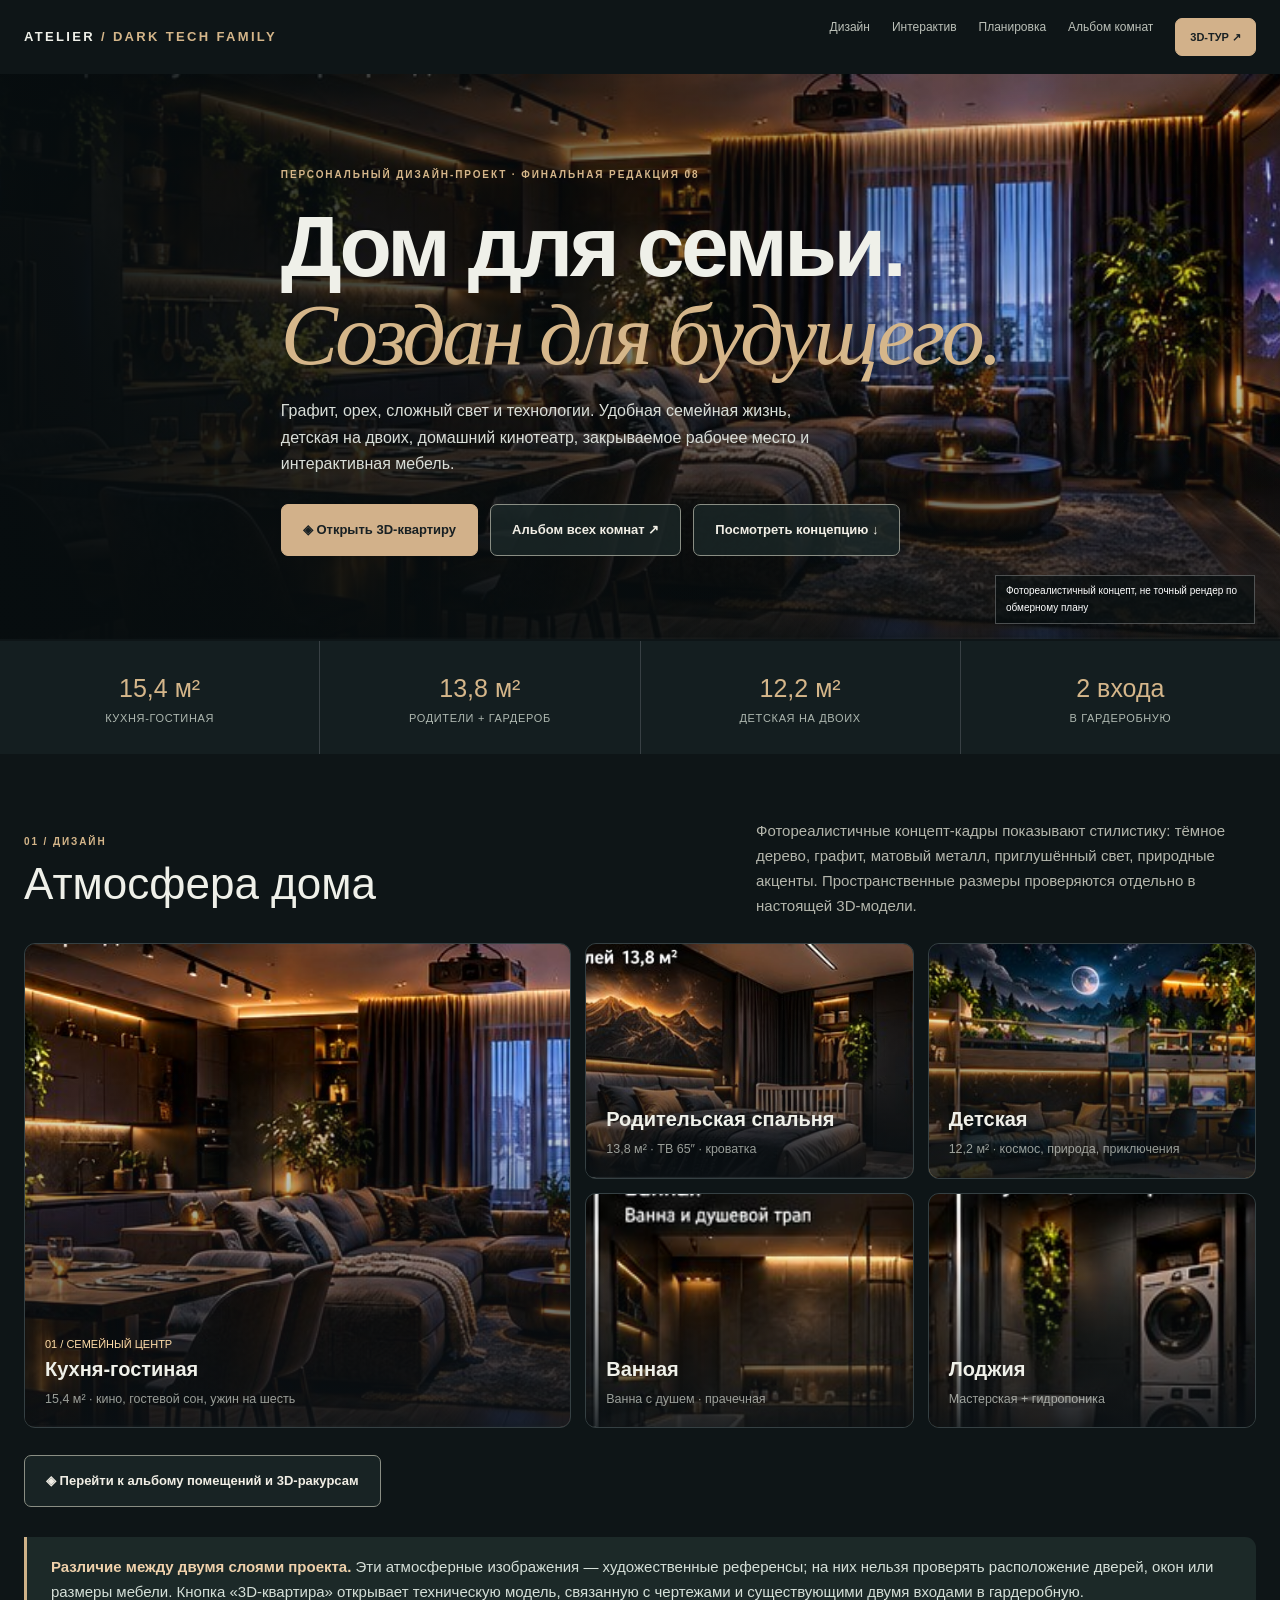
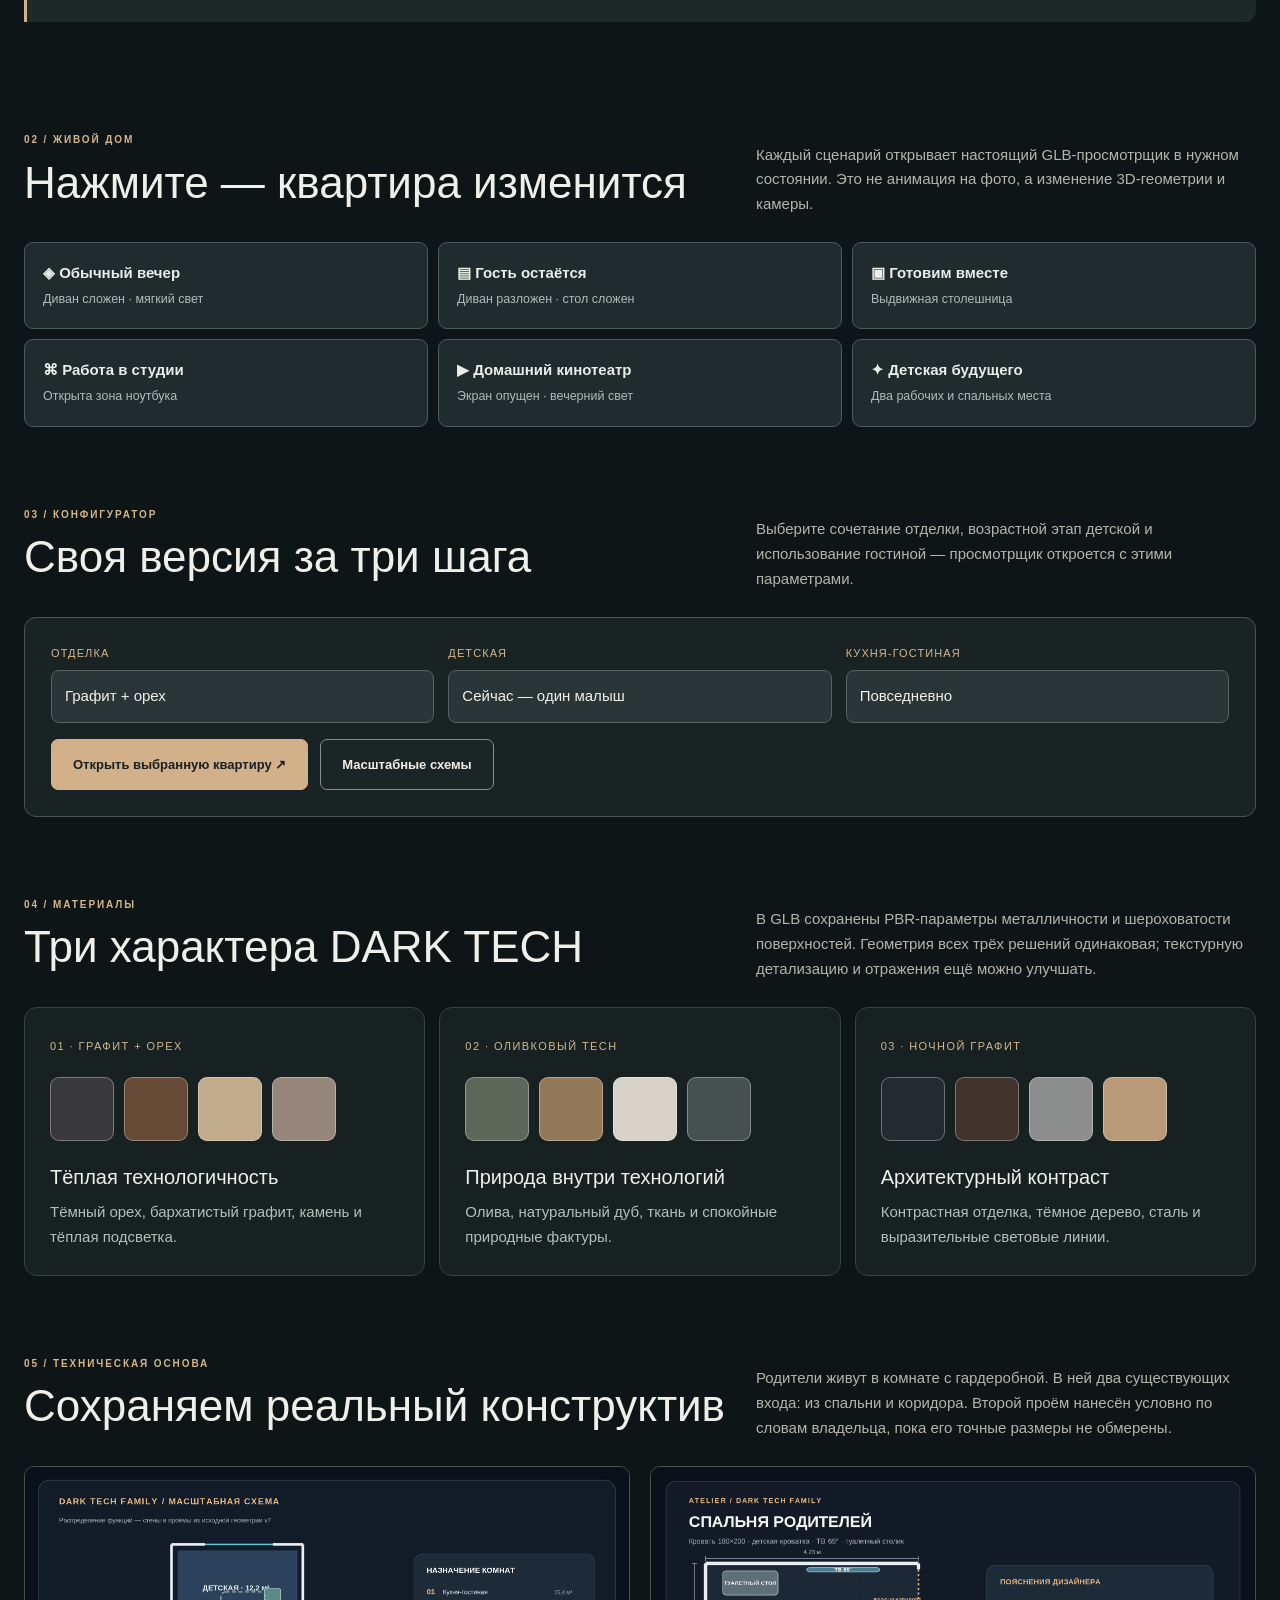
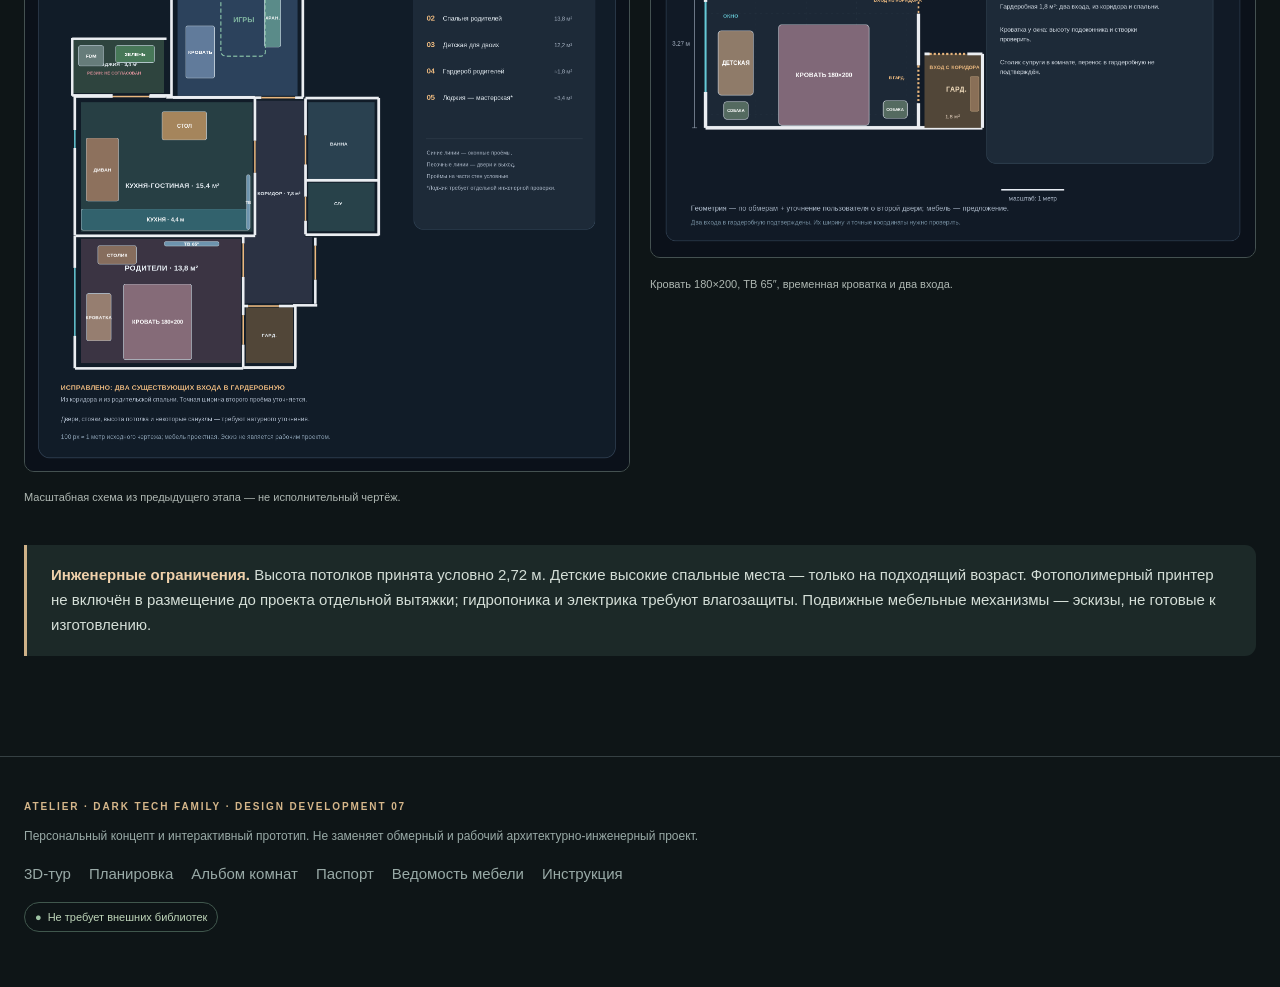
<file: index.html>
<!doctype html>
<html lang="ru"><head><meta charset="utf-8"/><meta name="viewport" content="width=device-width,initial-scale=1"/><meta name="theme-color" content="#101719"/><meta name="description" content="DARK TECH FAMILY: персональный дизайн-проект, три цветовые схемы, интерактивные трансформеры, планировка и 3D-тур"/>
<title>DARK TECH FAMILY | Дизайн и интерактивный 3D-тур</title>
<link rel="icon" href="./assets/favicon.svg" type="image/svg+xml"/>
<style>
:root{--bg:#0e1517;--fg:#eff0e9;--mut:#b4b6ac;--gold:#d5b68a;--line:#354043;--panel:#182326;color-scheme:dark}*{box-sizing:border-box}html{scroll-behavior:smooth}body{background:var(--bg);color:var(--fg);margin:0;font:15px/1.65 -apple-system,BlinkMacSystemFont,'Segoe UI',sans-serif}button,select{font:inherit}button{cursor:pointer}a{color:inherit;text-decoration:none}a:hover{color:var(--gold)}.wrap{max-width:1280px;padding:0 24px;margin:auto}.topbar{display:flex;align-items:center;justify-content:space-between;gap:22px;min-height:74px}.logo{font-size:13px;font-weight:750;letter-spacing:.18em}.logo span{color:var(--gold)}.nav{display:flex;gap:22px;color:#bbc0b8;font-size:12px}.nav a{white-space:nowrap}.chip{font-size:10px;letter-spacing:.19em;color:var(--gold);text-transform:uppercase;font-weight:700}.hero{position:relative;min-height:565px;display:grid;align-items:end;background-image:linear-gradient(90deg,rgba(7,13,15,.97) 0%,rgba(7,13,15,.71) 34%,rgba(7,13,15,.1) 80%),linear-gradient(0deg,rgba(8,14,16,.8),transparent 60%),url('./assets/concept/living.jpg');background-size:cover;background-position:center}.hero-inner{padding:80px 0 70px}.hero h1{max-width:780px;line-height:1.03;letter-spacing:-.04em;font-size:clamp(44px,6.7vw,96px);margin:18px 0;font-weight:600}.hero h1 em{font-family:Georgia,serif;font-weight:400;color:var(--gold)}.hero p{font-size:16px;color:#d9ded8;max-width:540px}.actions{display:flex;gap:12px;flex-wrap:wrap;margin-top:27px}.button{display:inline-flex;align-items:center;justify-content:center;gap:8px;border-radius:7px;background:#d2b18a;color:#182023;font-weight:750;padding:14px 21px;border:1px solid #d2b18a;font-size:13px}.button.secondary{background:#1b2728cb;color:#f1eee5;border-color:#8a8e84}.button:hover{filter:brightness(1.08);color:inherit}.button.secondary:hover{color:white}.hero-note{position:absolute;bottom:15px;right:25px;color:#fff;background:#081012a8;padding:7px 10px;font-size:10px;border:1px solid #ffffff44;max-width:260px}.kpis{display:grid;grid-template-columns:repeat(4,1fr);gap:1px;background:#384044;margin-top:2px}.kpi{background:#141e20;padding:27px 20px;text-align:center}.kpi b{display:block;font-size:25px;font-weight:500;color:var(--gold)}.kpi small{display:block;font-size:11px;color:#aeb8b0;letter-spacing:.06em}.section{padding:65px 0 15px}.sectionhead{display:flex;align-items:end;justify-content:space-between;gap:30px;margin-bottom:25px}.section h2{font-size:clamp(27px,3.5vw,44px);font-weight:500;line-height:1.14;margin:9px 0}.sectionhead p{max-width:500px;color:var(--mut);margin:0}.rooms{display:grid;grid-template-columns:1.25fr .75fr .75fr;gap:14px}.room{position:relative;min-height:235px;overflow:hidden;border:1px solid var(--line);background:#1a2626;border-radius:11px}.room.large{grid-row:span 2;min-height:485px}.room img{width:100%;height:100%;object-fit:cover;position:absolute;inset:0;transition:transform .4s}.room:hover img{transform:scale(1.04)}.room::after{content:'';position:absolute;inset:25% 0 0;background:linear-gradient(transparent,#0b1115dd)}.room .roominfo{position:absolute;z-index:1;bottom:17px;left:20px;right:16px}.room h3{margin:0;font-size:20px;font-weight:550}.room small{color:#e1e6dcaa}.tag{color:#ffdda9;font-size:11px}.muted{color:var(--mut)}.grid{display:grid;grid-template-columns:repeat(3,1fr);gap:14px}.tile{border:1px solid #344443;background:#172122;border-radius:13px;padding:25px}.tile h3{font-size:20px;font-weight:500;margin:12px 0 6px}.tile p{color:#b4bfb8;margin:0}.tile .num{color:var(--gold);font-size:11px;letter-spacing:.13em}.scenegrid{display:grid;grid-template-columns:repeat(3,1fr);gap:10px}.scene{border:1px solid #4b5b5a;border-radius:9px;background:#202b2d;text-align:left;color:#e8efe8;min-height:83px;padding:18px;transition:background .2s}.scene b{display:block;font-size:15px}.scene small{color:#aebbb6}.scene:hover{background:#33403d;border-color:var(--gold)}.controls{border:1px solid #4b5550;border-radius:12px;background:#192324;padding:26px;display:grid;gap:16px}.formgrid{display:grid;grid-template-columns:repeat(3,1fr);gap:14px}.field label{color:#d4b88b;font-size:11px;display:block;margin-bottom:8px;text-transform:uppercase;letter-spacing:.1em}.field select{appearance:none;background:#293537;border:1px solid #58615f;color:#f2f0e9;border-radius:8px;width:100%;padding:13px}.specgrid{display:grid;grid-template-columns:1fr 1fr;gap:20px}.specgrid figure{margin:0}.specgrid img{width:100%;border:1px solid #445151;border-radius:10px}.specgrid figcaption{color:#aeb7b2;font-size:11px;margin:9px 0}.material-row{display:flex;gap:10px;margin:20px 0;flex-wrap:wrap}.swatch{width:64px;height:64px;border-radius:9px;border:1px solid #ffffff55}.info{border-left:3px solid #ceb188;background:#1c2928;padding:18px 24px;border-radius:0 11px 11px 0;color:#d5dfd8;margin:30px 0}.info b{color:#efd1ab}.footer{padding:42px 0 55px;border-top:1px solid var(--line);margin-top:55px;color:#99aaa7}.links{display:flex;gap:18px;flex-wrap:wrap;margin:15px 0}.small{font-size:12px}.no-price{color:#adb6ad}.topbar .button{padding:9px 14px;font-size:11px}.status{display:inline-flex;border:1px solid #40574d;padding:5px 10px;border-radius:30px;color:#bed5b9;font-size:11px}.status:before{content:'●';color:#9ec3a4;margin-right:6px}@media(max-width:970px){.rooms{grid-template-columns:1fr 1fr}.room.large{grid-column:span 2;min-height:370px}.grid,.scenegrid,.formgrid{grid-template-columns:1fr 1fr}.nav{gap:10px}.nav a:nth-child(2){display:none}}@media(max-width:650px){.topbar{min-height:60px}.nav a:not(:last-child){display:none}.topbar .button{font-size:10px;padding:10px}.hero{min-height:560px;background-position:59% center}.hero-inner{padding:55px 0 80px}.hero h1{font-size:53px}.hero p{font-size:14px}.wrap{padding:0 16px}.kpis{grid-template-columns:1fr 1fr}.kpi{padding:18px}.kpi b{font-size:21px}.section{padding:44px 0 6px}.sectionhead{display:block}.rooms{grid-template-columns:1fr 1fr;gap:9px}.room.large{min-height:280px}.room{min-height:170px}.room .roominfo{left:11px;bottom:10px}.room h3{font-size:14px}.room small{font-size:9px}.grid,.scenegrid,.formgrid,.specgrid{grid-template-columns:1fr}.tile{padding:20px}.scene{min-height:74px}.swatch{width:46px;height:46px}}
</style></head>
<body><div class="wrap"><nav class="topbar"><a class="logo" href="./index.html">ATELIER <span>/ DARK TECH FAMILY</span></a><div class="nav"><a href="#design">Дизайн</a><a href="#scenes">Интерактив</a><a href="./plans.html">Планировка</a><a href="./rooms.html">Альбом комнат</a><a href="./tour.html" class="button">3D-ТУР ↗</a></div></nav></div>
<header class="hero"><div class="wrap hero-inner"><div class="chip">ПЕРСОНАЛЬНЫЙ ДИЗАЙН-ПРОЕКТ · ФИНАЛЬНАЯ РЕДАКЦИЯ 08</div><h1>Дом для семьи.<br><em>Создан для будущего.</em></h1><p>Графит, орех, сложный свет и технологии. Удобная семейная жизнь, детская на двоих, домашний кинотеатр, закрываемое рабочее место и интерактивная мебель.</p><div class="actions"><a href="./tour.html" class="button">◈ Открыть 3D-квартиру</a><a href="./rooms.html" class="button secondary">Альбом всех комнат ↗</a><a href="#design" class="button secondary">Посмотреть концепцию ↓</a></div></div><div class="hero-note">Фотореалистичный концепт, не точный рендер по обмерному плану</div></header>
<div class="kpis"><div class="kpi"><b>15,4 м²</b><small>КУХНЯ-ГОСТИНАЯ</small></div><div class="kpi"><b>13,8 м²</b><small>РОДИТЕЛИ + ГАРДЕРОБ</small></div><div class="kpi"><b>12,2 м²</b><small>ДЕТСКАЯ НА ДВОИХ</small></div><div class="kpi"><b>2 входа</b><small>В ГАРДЕРОБНУЮ</small></div></div>
<main class="wrap">
<section class="section" id="design"><div class="sectionhead"><div><div class="chip">01 / ДИЗАЙН</div><h2>Атмосфера дома</h2></div><p>Фотореалистичные концепт-кадры показывают стилистику: тёмное дерево, графит, матовый металл, приглушённый свет, природные акценты. Пространственные размеры проверяются отдельно в настоящей 3D-модели.</p></div><div class="rooms"><div class="room large"><img src="./assets/concept/living.jpg" alt="Концепция кухни-гостиной DARK TECH"/><div class="roominfo"><div class="tag">01 / СЕМЕЙНЫЙ ЦЕНТР</div><h3>Кухня-гостиная</h3><small>15,4 м² · кино, гостевой сон, ужин на шесть</small></div></div><div class="room"><img loading="lazy" src="./assets/concept/parents.jpg" alt="Концепция родительской спальни"/><div class="roominfo"><h3>Родительская спальня</h3><small>13,8 м² · ТВ 65″ · кроватка</small></div></div><div class="room"><img loading="lazy" src="./assets/concept/children.jpg" alt="Концепция детской комнаты"/><div class="roominfo"><h3>Детская</h3><small>12,2 м² · космос, природа, приключения</small></div></div><div class="room"><img loading="lazy" src="./assets/concept/bathroom.jpg" alt="Концепция санузла"/><div class="roominfo"><h3>Ванная</h3><small>Ванна с душем · прачечная</small></div></div><div class="room"><img loading="lazy" src="./assets/concept/balcony.jpg" alt="Концепция технологичной лоджии"/><div class="roominfo"><h3>Лоджия</h3><small>Мастерская + гидропоника</small></div></div></div>
<div class="actions"><a href="./rooms.html" class="button secondary">◈ Перейти к альбому помещений и 3D-ракурсам</a></div><div class="info"><b>Различие между двумя слоями проекта.</b> Эти атмосферные изображения — художественные референсы; на них нельзя проверять расположение дверей, окон или размеры мебели. Кнопка «3D-квартира» открывает техническую модель, связанную с чертежами и существующими двумя входами в гардеробную.</div></section>
<section class="section" id="scenes"><div class="sectionhead"><div><div class="chip">02 / ЖИВОЙ ДОМ</div><h2>Нажмите — квартира изменится</h2></div><p>Каждый сценарий открывает настоящий GLB-просмотрщик в нужном состоянии. Это не анимация на фото, а изменение 3D-геометрии и камеры.</p></div><div class="scenegrid"><a class="scene" href="./tour.html?scene=family"><b>◈ Обычный вечер</b><small>Диван сложен · мягкий свет</small></a><a class="scene" href="./tour.html?scene=guest"><b>▤ Гость остаётся</b><small>Диван разложен · стол сложен</small></a><a class="scene" href="./tour.html?scene=cooking"><b>▣ Готовим вместе</b><small>Выдвижная столешница</small></a><a class="scene" href="./tour.html?scene=work"><b>⌘ Работа в студии</b><small>Открыта зона ноутбука</small></a><a class="scene" href="./tour.html?scene=movie"><b>▶ Домашний кинотеатр</b><small>Экран опущен · вечерний свет</small></a><a class="scene" href="./tour.html?scene=school"><b>✦ Детская будущего</b><small>Два рабочих и спальных места</small></a></div></section>
<section class="section" id="configure"><div class="sectionhead"><div><div class="chip">03 / КОНФИГУРАТОР</div><h2>Своя версия за три шага</h2></div><p>Выберите сочетание отделки, возрастной этап детской и использование гостиной — просмотрщик откроется с этими параметрами.</p></div><div class="controls"><div class="formgrid"><div class="field"><label for="styleChoice">Отделка</label><select id="styleChoice"><option value="warm">Графит + орех</option><option value="japandi">Оливковый Tech</option><option value="graphite">Ночной графит</option></select></div><div class="field"><label for="stageChoice">Детская</label><select id="stageChoice"><option value="now">Сейчас — один малыш</option><option value="two">Двое маленьких детей</option><option value="school">Школьный возраст</option></select></div><div class="field"><label for="scenarioChoice">Кухня-гостиная</label><select id="scenarioChoice"><option value="daily">Повседневно</option><option value="guest">Гость ночует</option><option value="dinner">Ужин на шесть</option></select></div></div><div class="actions" style="margin-top:0"><a id="launchConfigured" class="button" href="./tour.html">Открыть выбранную квартиру ↗</a><a class="button secondary" href="./plans.html">Масштабные схемы</a></div></div></section>
<section class="section"><div class="sectionhead"><div><div class="chip">04 / МАТЕРИАЛЫ</div><h2>Три характера DARK TECH</h2></div><p>В GLB сохранены PBR-параметры металличности и шероховатости поверхностей. Геометрия всех трёх решений одинаковая; текстурную детализацию и отражения ещё можно улучшать.</p></div><div class="grid"><div class="tile"><span class="num">01 · ГРАФИТ + ОРЕХ</span><div class="material-row"><i class="swatch" style="background:#39393c"></i><i class="swatch" style="background:#684b37"></i><i class="swatch" style="background:#c0ab8b"></i><i class="swatch" style="background:#95857a"></i></div><h3>Тёплая технологичность</h3><p>Тёмный орех, бархатистый графит, камень и тёплая подсветка.</p></div><div class="tile"><span class="num">02 · ОЛИВКОВЫЙ TECH</span><div class="material-row"><i class="swatch" style="background:#5c6659"></i><i class="swatch" style="background:#927858"></i><i class="swatch" style="background:#d6d2c8"></i><i class="swatch" style="background:#46514f"></i></div><h3>Природа внутри технологий</h3><p>Олива, натуральный дуб, ткань и спокойные природные фактуры.</p></div><div class="tile"><span class="num">03 · НОЧНОЙ ГРАФИТ</span><div class="material-row"><i class="swatch" style="background:#232b2e"></i><i class="swatch" style="background:#40332c"></i><i class="swatch" style="background:#8b8e8c"></i><i class="swatch" style="background:#b89a79"></i></div><h3>Архитектурный контраст</h3><p>Контрастная отделка, тёмное дерево, сталь и выразительные световые линии.</p></div></div></section>
<section class="section"><div class="sectionhead"><div><div class="chip">05 / ТЕХНИЧЕСКАЯ ОСНОВА</div><h2>Сохраняем реальный конструктив</h2></div><p>Родители живут в комнате с гардеробной. В ней два существующих входа: из спальни и коридора. Второй проём нанесён условно по словам владельца, пока его точные размеры не обмерены.</p></div><div class="specgrid"><figure><a href="./plans/apartment_zoning.svg"><img loading="lazy" src="./plans/apartment_zoning.png" alt="Общий план с назначением комнат и двумя входами в гардеробную"/></a><figcaption>Масштабная схема из предыдущего этапа — не исполнительный чертёж.</figcaption></figure><figure><a href="./plans/parents_now.svg"><img loading="lazy" src="./plans/parents_now.png" alt="План спальни родителей и проходной гардеробной"/></a><figcaption>Кровать 180×200, ТВ 65″, временная кроватка и два входа.</figcaption></figure></div><div class="info"><b>Инженерные ограничения.</b> Высота потолков принята условно 2,72 м. Детские высокие спальные места — только на подходящий возраст. Фотополимерный принтер не включён в размещение до проекта отдельной вытяжки; гидропоника и электрика требуют влагозащиты. Подвижные мебельные механизмы — эскизы, не готовые к изготовлению.</div></section>
</main><footer class="footer"><div class="wrap"><div class="chip">ATELIER · DARK TECH FAMILY · DESIGN DEVELOPMENT 07</div><p class="small">Персональный концепт и интерактивный прототип. Не заменяет обмерный и рабочий архитектурно-инженерный проект.</p><div class="links"><a href="./tour.html">3D-тур</a><a href="./plans.html">Планировка</a><a href="./rooms.html">Альбом комнат</a><a href="./design-passport.html">Паспорт</a><a href="./data/furniture_equipment_schedule.csv" download>Ведомость мебели</a><a href="./README.md">Инструкция</a></div><div class="status">Не требует внешних библиотек</div></div></footer>
<script>
const f=()=>{const p=new URLSearchParams();['style','stage','scenario'].forEach(k=>{const e=document.querySelector('#'+({style:'styleChoice',stage:'stageChoice',scenario:'scenarioChoice'}[k]));p.set(k,e.value);});document.querySelector('#launchConfigured').href='./tour.html?'+p.toString();};['styleChoice','stageChoice','scenarioChoice'].forEach(id=>document.querySelector('#'+id).addEventListener('change',f));f();
</script></body></html>
</file>
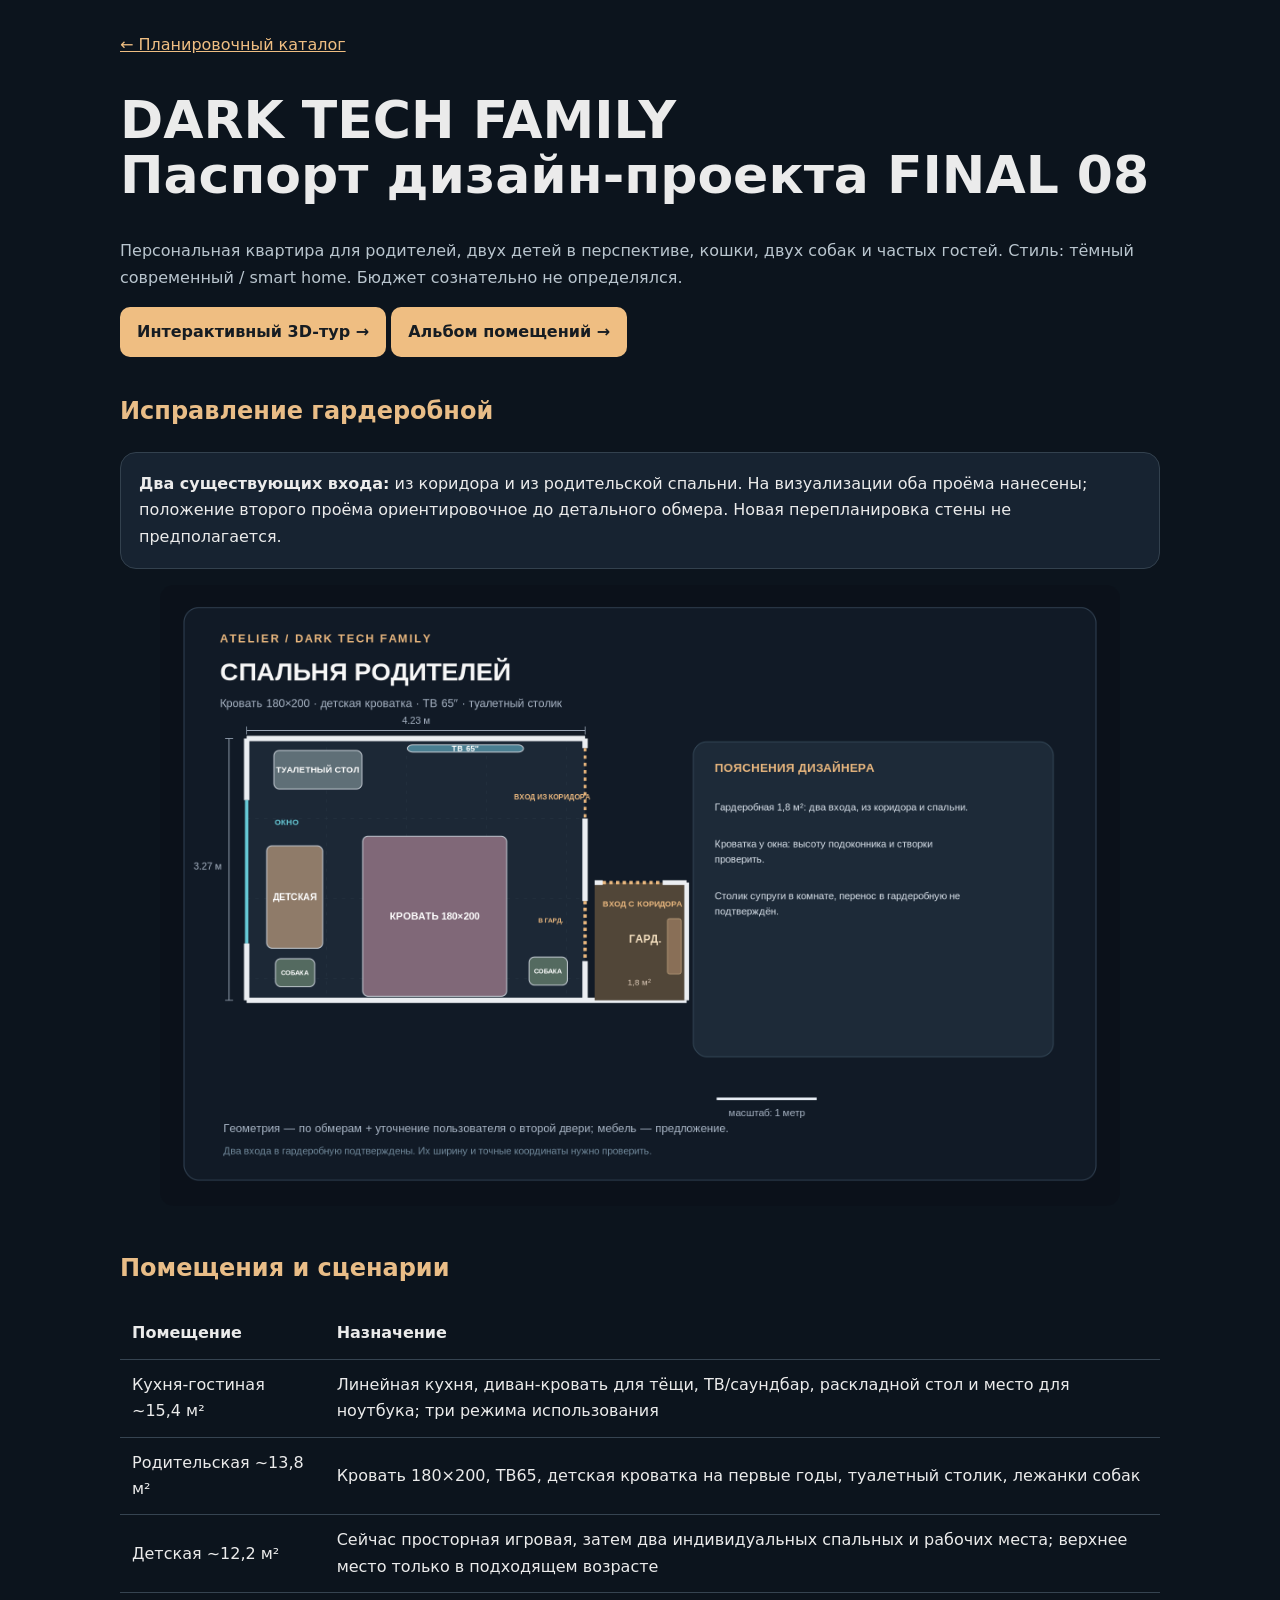
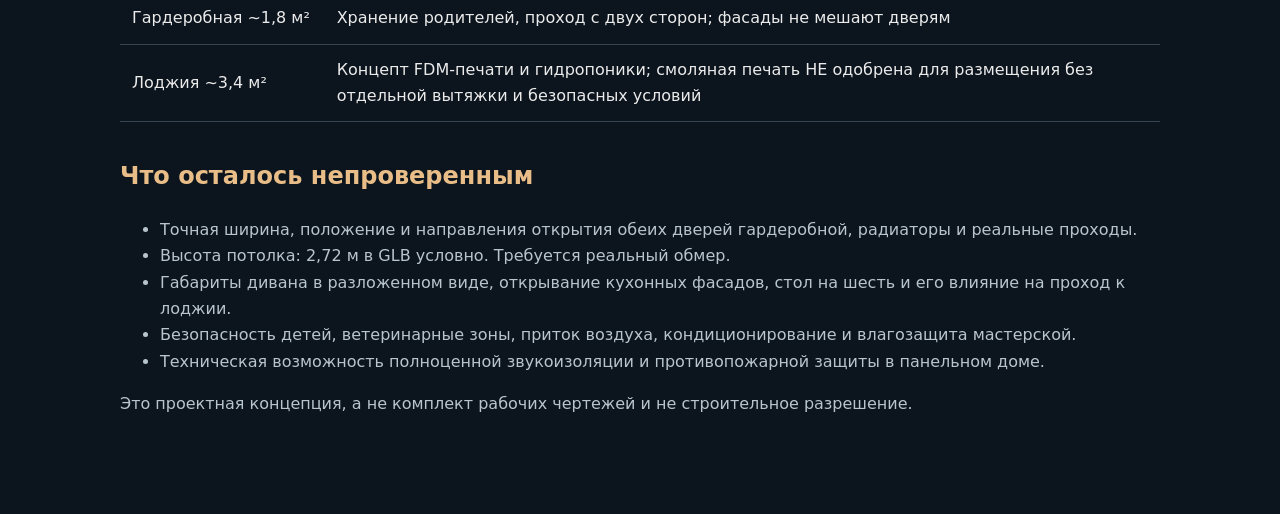
<file: design-passport.html>
<!doctype html><html lang="ru"><head><meta charset="utf-8"><meta name="viewport" content="width=device-width, initial-scale=1"><title>DARK TECH FAMILY • Паспорт проекта</title><style>body{font:16px/1.65 system-ui, sans-serif;background:#0c141d;color:#ebebeb;margin:0}main{max-width:1040px;padding:32px 22px 80px;margin:auto}h1{font-size:clamp(30px,5vw,52px);line-height:1.06}h2{margin-top:35px;color:#e9bd87}p,li{color:#b9c5ce}a{color:#efbe82}.panel{background:#172331;border:1px solid #33414e;border-radius:16px;padding:18px}table{border-collapse:collapse;width:100%}td,th{padding:12px;border-bottom:1px solid #364451;text-align:left}img{max-width:100%;border-radius:14px}a.button{display:inline-block;padding:12px 17px;background:#efbe82;color:#161c22;border-radius:10px;text-decoration:none;font-weight:700}</style></head><body><main><a href="index.html">← Планировочный каталог</a><h1>DARK TECH FAMILY<br>Паспорт дизайн-проекта FINAL 08</h1><p>Персональная квартира для родителей, двух детей в перспективе, кошки, двух собак и частых гостей. Стиль: тёмный современный / smart home. Бюджет сознательно не определялся.</p><p><a class="button" href="tour.html">Интерактивный 3D-тур →</a> <a class="button" href="rooms.html">Альбом помещений →</a></p><h2>Исправление гардеробной</h2><div class="panel"><strong>Два существующих входа:</strong> из коридора и из родительской спальни. На визуализации оба проёма нанесены; положение второго проёма ориентировочное до детального обмера. Новая перепланировка стены не предполагается.</div><figure><img src="plans/parents_now.png" alt="Родительская спальня с двумя входами в гардеробную"></figure><h2>Помещения и сценарии</h2><table><tr><th>Помещение</th><th>Назначение</th></tr><tr><td>Кухня-гостиная ~15,4 м²</td><td>Линейная кухня, диван-кровать для тёщи, ТВ/саундбар, раскладной стол и место для ноутбука; три режима использования</td></tr><tr><td>Родительская ~13,8 м²</td><td>Кровать 180×200, ТВ65, детская кроватка на первые годы, туалетный столик, лежанки собак</td></tr><tr><td>Детская ~12,2 м²</td><td>Сейчас просторная игровая, затем два индивидуальных спальных и рабочих места; верхнее место только в подходящем возрасте</td></tr><tr><td>Гардеробная ~1,8 м²</td><td>Хранение родителей, проход с двух сторон; фасады не мешают дверям</td></tr><tr><td>Лоджия ~3,4 м²</td><td>Концепт FDM-печати и гидропоники; смоляная печать НЕ одобрена для размещения без отдельной вытяжки и безопасных условий</td></tr></table><h2>Что осталось непроверенным</h2><ul><li>Точная ширина, положение и направления открытия обеих дверей гардеробной, радиаторы и реальные проходы.</li><li>Высота потолка: 2,72 м в GLB условно. Требуется реальный обмер.</li><li>Габариты дивана в разложенном виде, открывание кухонных фасадов, стол на шесть и его влияние на проход к лоджии.</li><li>Безопасность детей, ветеринарные зоны, приток воздуха, кондиционирование и влагозащита мастерской.</li><li>Техническая возможность полноценной звукоизоляции и противопожарной защиты в панельном доме.</li></ul><p>Это проектная концепция, а не комплект рабочих чертежей и не строительное разрешение.</p></main></body></html>
</file>
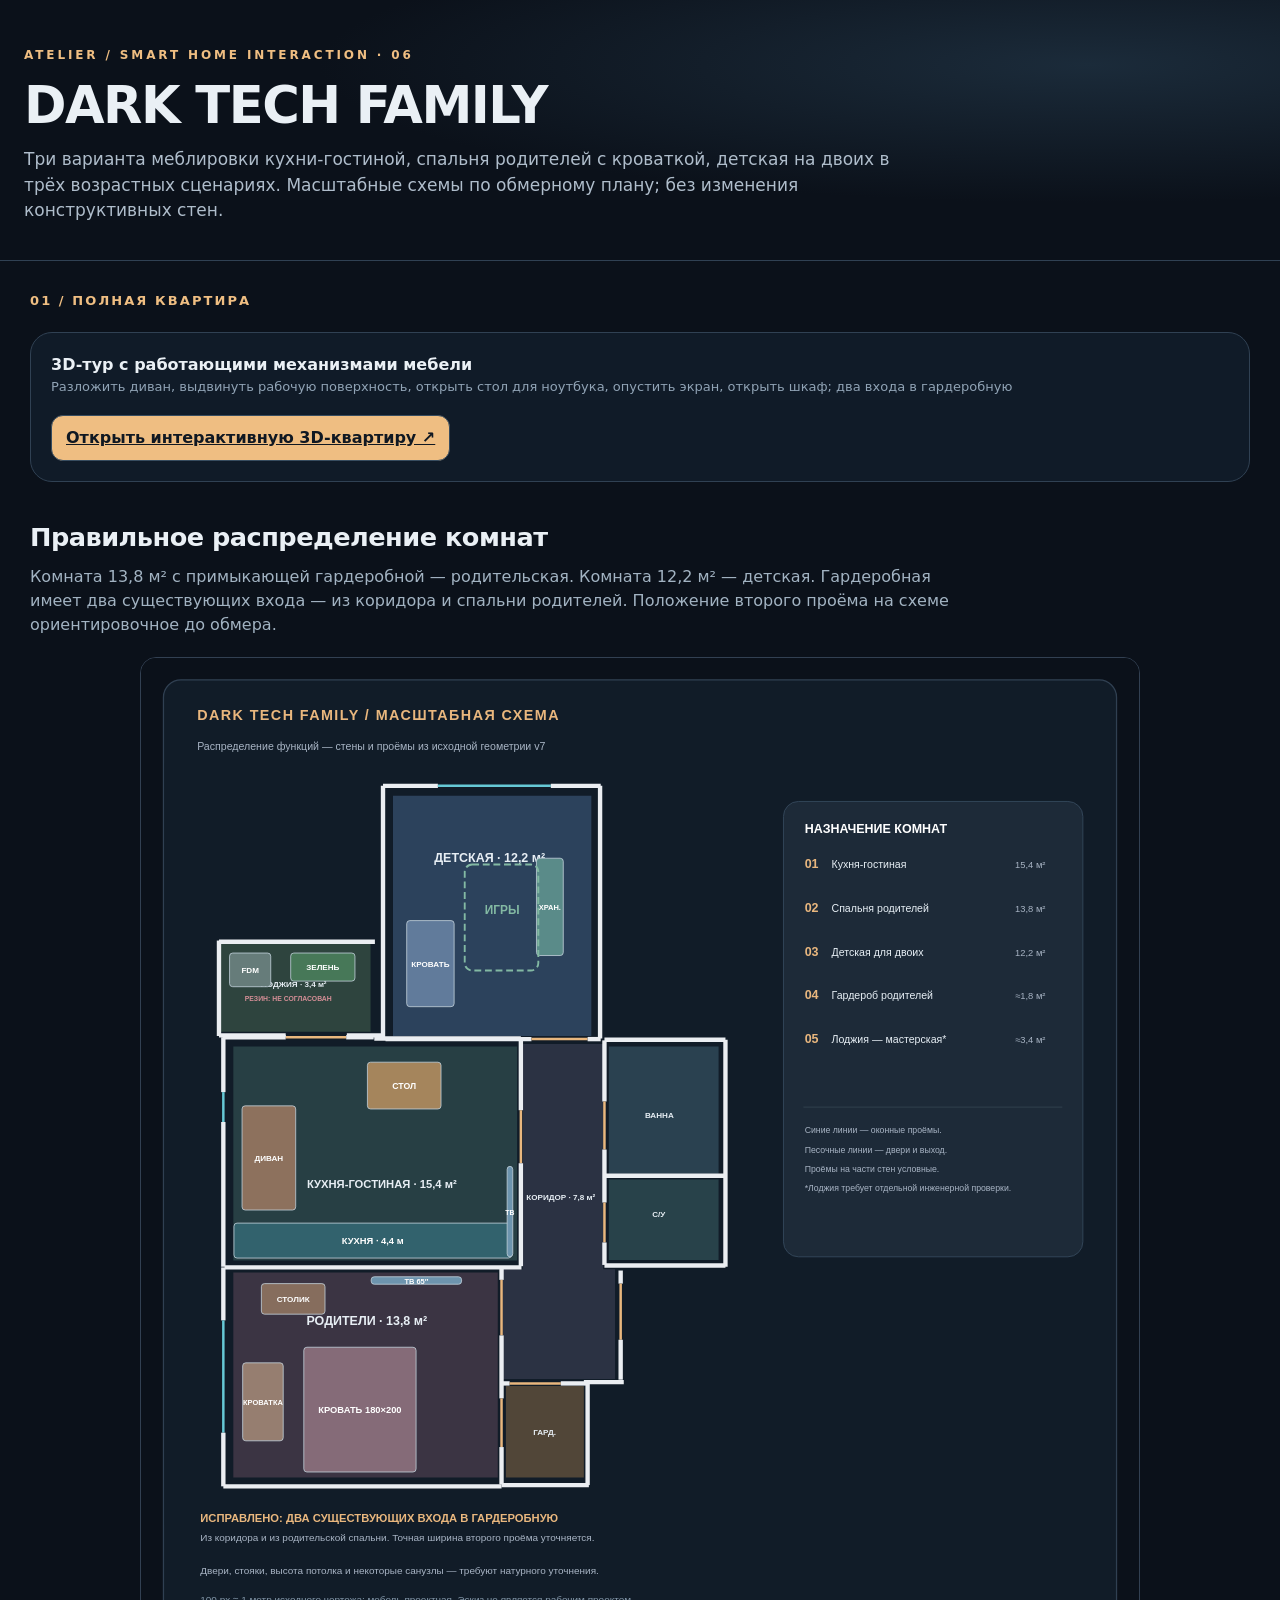
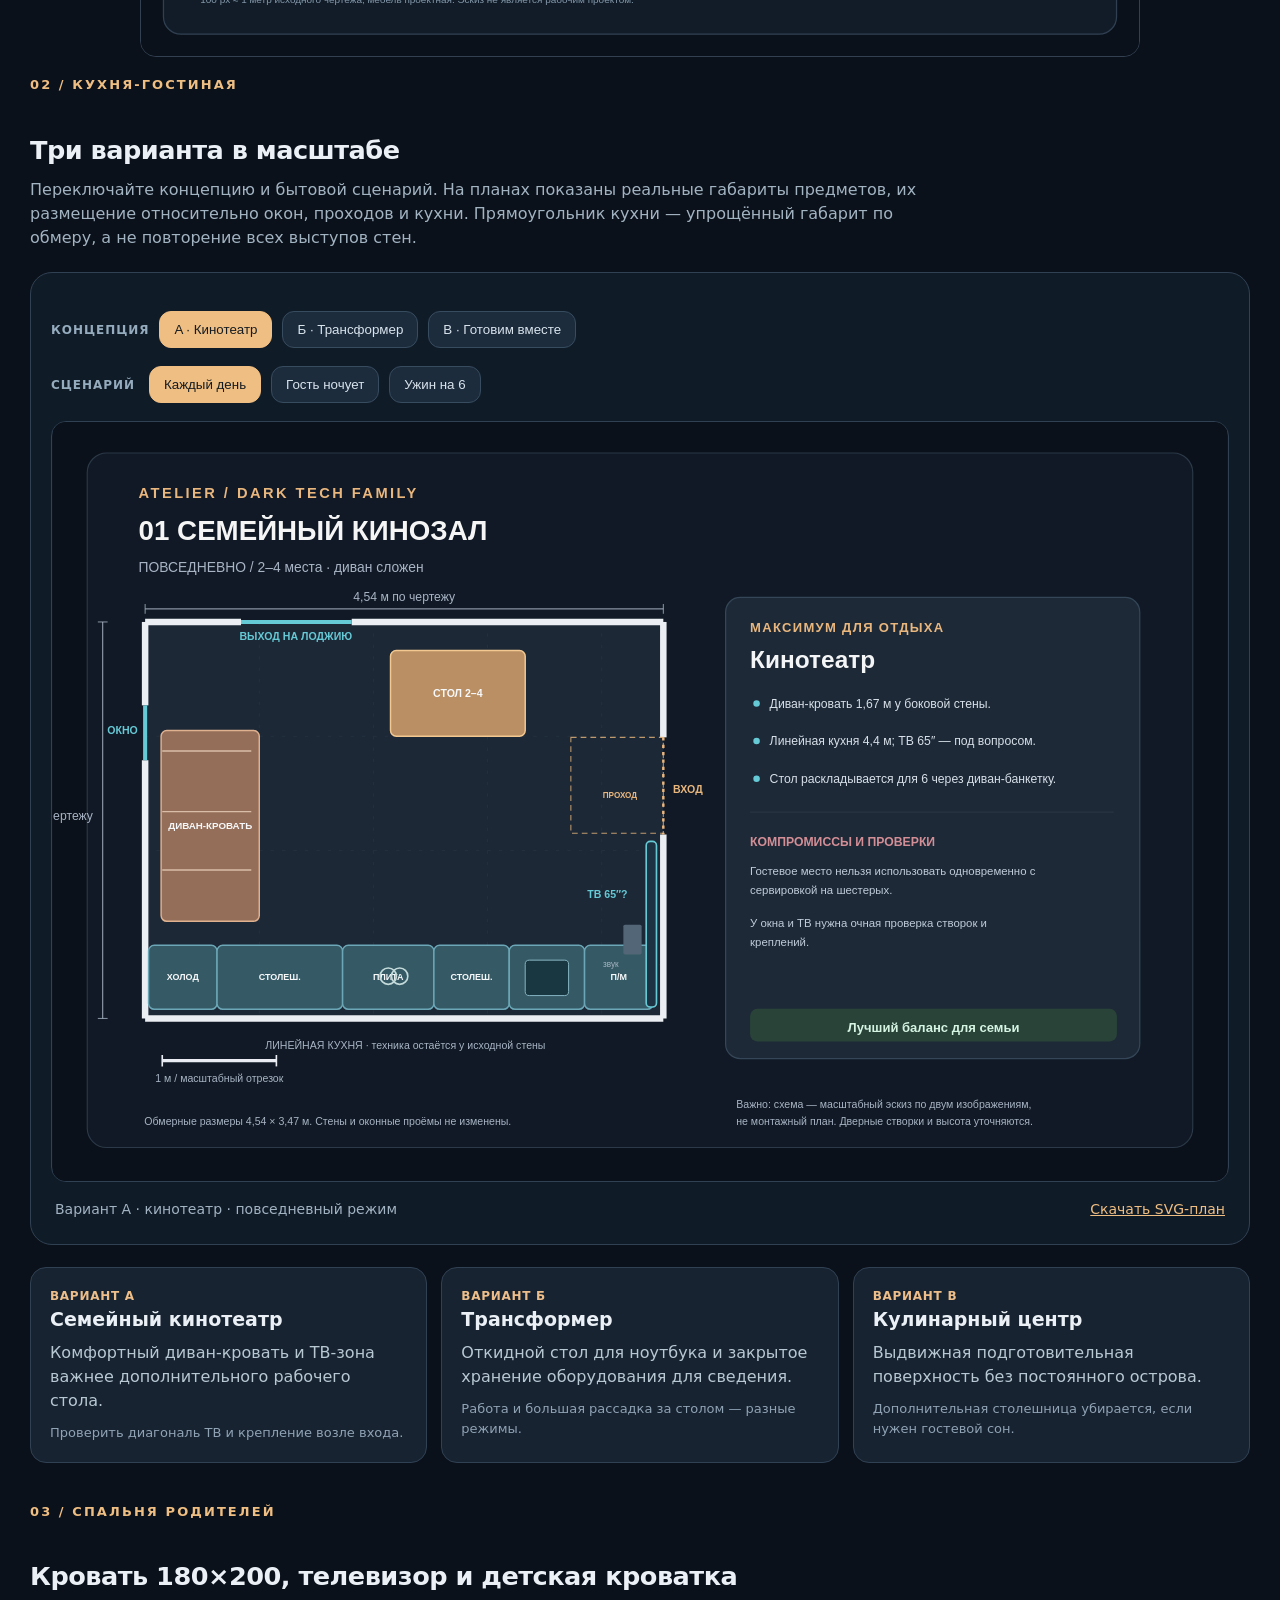
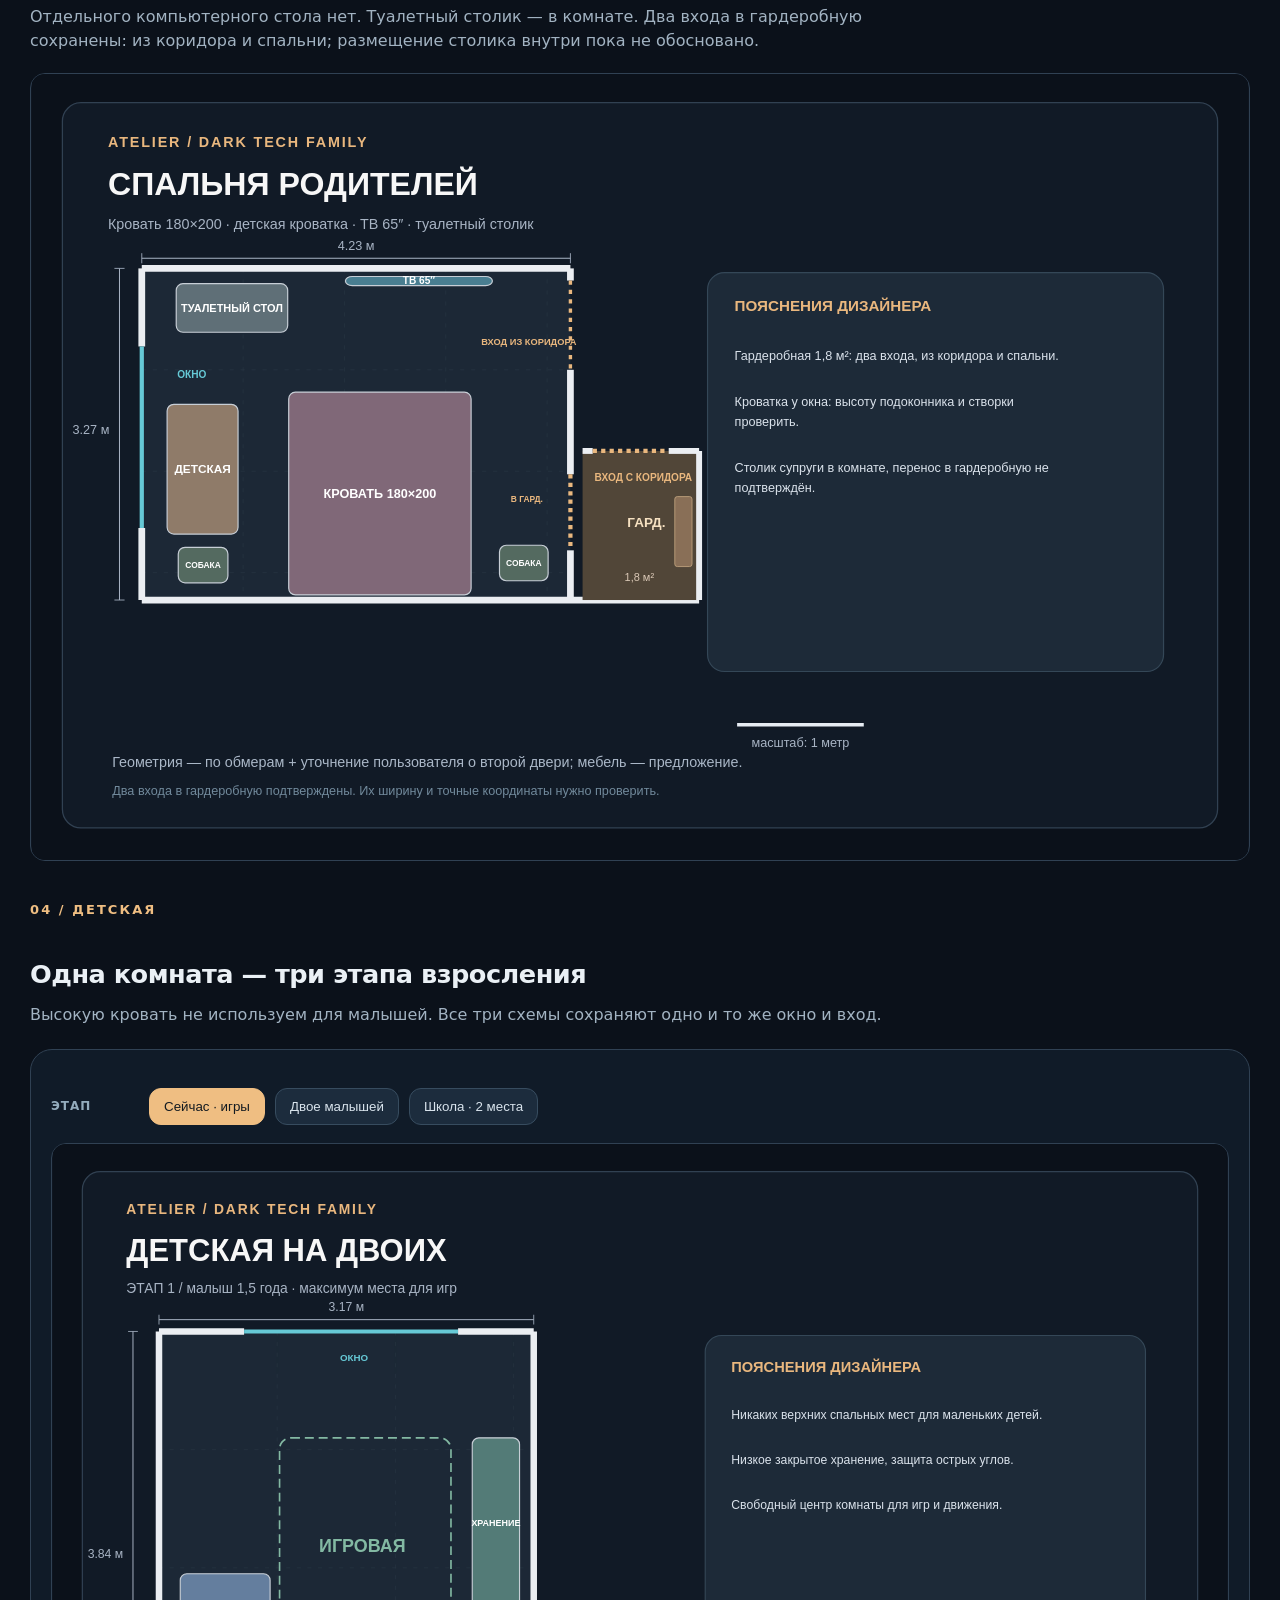
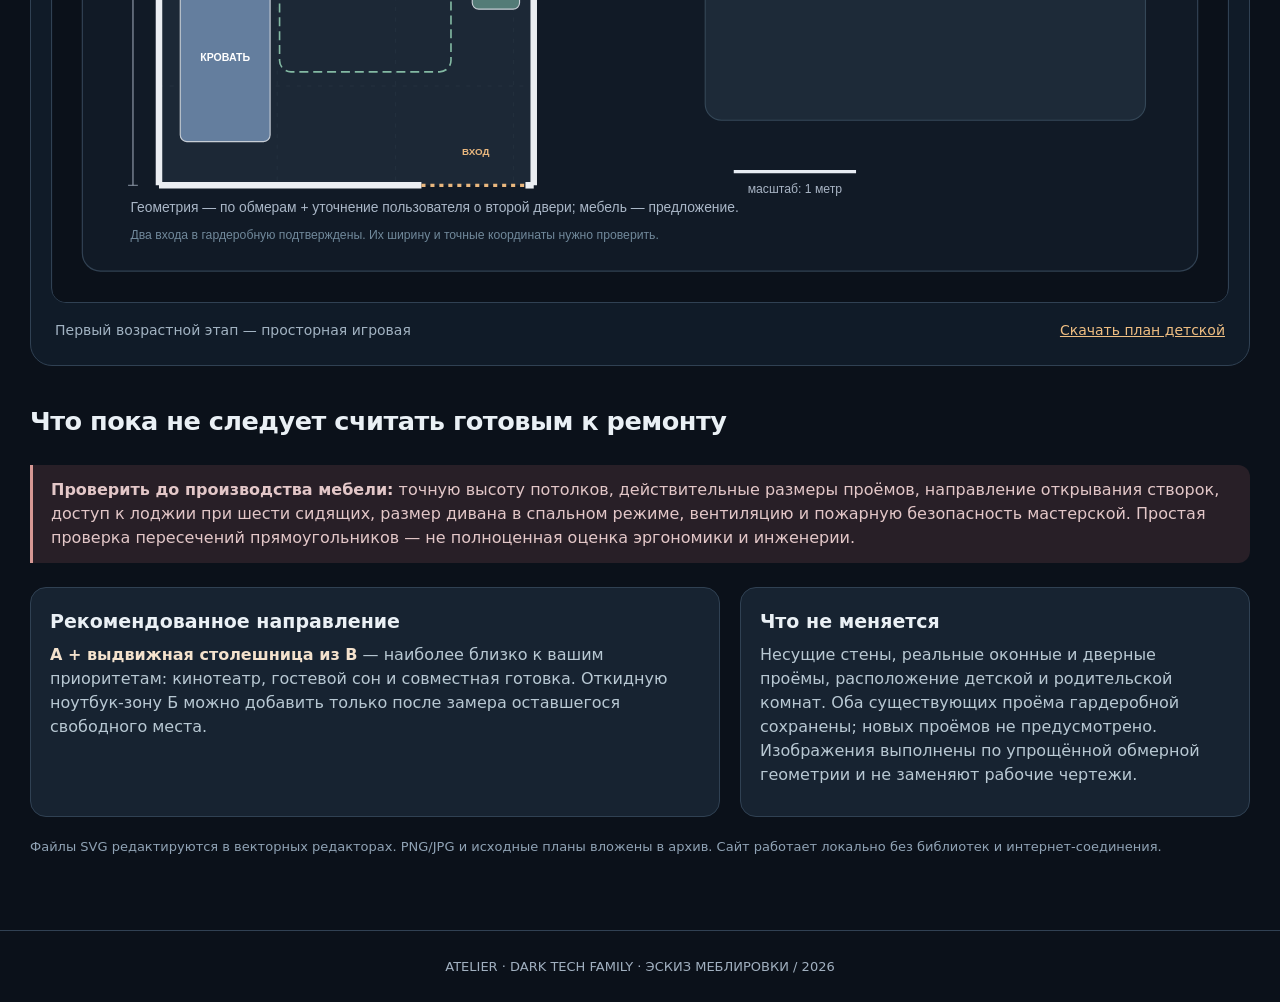
<file: plans.html>
<!doctype html><html lang="ru"><head><meta charset="utf-8"><meta name="viewport" content="width=device-width,initial-scale=1"><meta name="theme-color" content="#0b111a"><title>DARK TECH FAMILY | Планировка и 3D-тур</title><style>
:root{color-scheme:dark;--bg:#0b111a;--box:#152130;--muted:#a2b3c2;--fg:#eaf0f5;--line:#304153;--amber:#efbe82;--cyan:#78c6d2}*{box-sizing:border-box}body{margin:0;background:var(--bg);color:var(--fg);font:16px/1.5 system-ui,-apple-system,'Segoe UI',Arial,sans-serif}a{color:var(--amber)}header{padding:46px max(24px,calc((100vw - 1260px)/2)) 36px;border-bottom:1px solid var(--line);background:radial-gradient(ellipse at 85% 25%,#1b2b3a 0%,transparent 50%)}header .tag{color:var(--amber);font-weight:650;font-size:12px;letter-spacing:.24em}h1{margin:14px 0 14px;font-size:clamp(31px,4vw,55px);line-height:1.08;letter-spacing:-.03em}header p{max-width:900px;color:#afbdcb;font-size:17px;margin:0}.wrap{max-width:1260px;margin:0 auto;padding:30px 20px 60px}h2{font-size:clamp(22px,2vw,28px);margin:36px 0 9px;letter-spacing:-.02em}.lead{color:var(--muted);margin:4px 0 20px;max-width:920px}.section{border:1px solid var(--line);border-radius:22px;background:#101b28;padding:20px;margin:22px 0}.controls{display:flex;gap:10px;flex-wrap:wrap;align-items:center;margin:18px 0}.btn{appearance:none;cursor:pointer;white-space:nowrap;color:#d8e3ec;border:1px solid #374c5f;border-radius:12px;padding:10px 14px;background:#1c2c3d;font:600 14px/1.3 inherit;transition:background .2s, border-color .2s}.btn:hover,.btn:focus-visible{border-color:var(--amber);outline:none}.btn[aria-pressed=true]{color:#141b21;background:var(--amber);border-color:var(--amber)}.group-label{min-width:88px;color:#94acbd;font-size:12px;letter-spacing:.08em;text-transform:uppercase;font-weight:750}.mainplan{display:block;width:100%;height:auto;aspect-ratio:1440/930;object-fit:contain;background:#0e1520;border:1px solid #304153;border-radius:15px}.mainplan:focus-visible{outline:2px solid var(--amber)}.toolbar{display:flex;gap:18px;flex-wrap:wrap;justify-content:space-between;align-items:center;margin:17px 4px 4px;color:var(--muted);font-size:14px}.split{display:grid;grid-template-columns:1.15fr .85fr;gap:20px;margin:20px 0}.split img{display:block;width:100%;background:#111b25;border:1px solid var(--line);border-radius:12px}.card{border:1px solid var(--line);background:#172331;border-radius:16px;padding:19px}.card h3{margin:0 0 8px;font-size:19px}.card p{color:#b8c8d3;margin:0 0 10px}.card ul{margin:9px 0 0;padding-left:22px;color:#bac6d0}.chip{font-size:12px;font-weight:700;letter-spacing:.06em;color:#edbe8a}.grid{display:grid;grid-template-columns:repeat(3,1fr);gap:14px}.full{display:block;width:100%;max-width:1000px;margin:18px auto;border:1px solid #324052;border-radius:16px}.eyebrow{font-size:13px;text-transform:uppercase;letter-spacing:.16em;color:var(--amber);font-weight:750}.warn{border-left:3px solid #d69894;padding:13px 18px;background:#281f27;color:#e3c7c8;border-radius:0 12px 12px 0;margin:24px 0}footer{border-top:1px solid #314153;color:#a1b0c0;padding:26px;text-align:center;font-size:13px}.hint{font-size:13px;color:#90a3b5}.footerline{display:flex;gap:15px;flex-wrap:wrap;align-items:center}.strong{color:#f4e2cd;font-weight:750}details summary{cursor:pointer;color:var(--amber);font-weight:650;margin:6px 0}.fold{display:none}.fold.is-on{display:block}@media(max-width:850px){header{padding:32px 22px}header p{font-size:15px}.wrap{padding:18px 12px 50px}.section{padding:12px;border-radius:14px}.group-label{width:100%}.split{grid-template-columns:1fr}.grid{grid-template-columns:1fr}.btn{font-size:13px;padding:10px}.toolbar{font-size:13px}.mainplan{border-radius:9px}}
</style></head><body><header><div class="tag">ATELIER / SMART HOME INTERACTION · 06</div><h1>DARK TECH FAMILY</h1><p>Три варианта меблировки кухни-гостиной, спальня родителей с кроваткой, детская на двоих в трёх возрастных сценариях. Масштабные схемы по обмерному плану; без изменения конструктивных стен.</p></header><main class="wrap"><div class="eyebrow">01 / Полная квартира</div><div class="section" style="display:flex;align-items:center;justify-content:space-between;gap:18px;flex-wrap:wrap"><div><strong>3D-тур с работающими механизмами мебели</strong><div class="hint">Разложить диван, выдвинуть рабочую поверхность, открыть стол для ноутбука, опустить экран, открыть шкаф; два входа в гардеробную</div></div><a class="btn" href="tour.html" style="background:#efbe82;color:#101822;font-weight:700">Открыть интерактивную 3D-квартиру ↗</a></div><h2>Правильное распределение комнат</h2><p class="lead">Комната 13,8 м² с примыкающей гардеробной — родительская. Комната 12,2 м² — детская. Гардеробная имеет два существующих входа — из коридора и спальни родителей. Положение второго проёма на схеме ориентировочное до обмера.</p><a href="plans/apartment_zoning.svg" target="_blank"><img class="full" loading="eager" src="plans/apartment_zoning.svg" alt="Полная планировка квартиры с комнатами родителей, детской, кухней и зоной лоджии"></a><div class="eyebrow">02 / Кухня-гостиная</div><h2>Три варианта в масштабе</h2><p class="lead">Переключайте концепцию и бытовой сценарий. На планах показаны реальные габариты предметов, их размещение относительно окон, проходов и кухни. Прямоугольник кухни — упрощённый габарит по обмеру, а не повторение всех выступов стен.</p><section class="section"><div class="controls" aria-label="Выбор планировки"><span class="group-label">Концепция</span><button type="button" class="btn" data-variant="A" aria-pressed="true">A · Кинотеатр</button><button type="button" class="btn" data-variant="B" aria-pressed="false">Б · Трансформер</button><button type="button" class="btn" data-variant="C" aria-pressed="false">В · Готовим вместе</button></div><div class="controls" aria-label="Сценарий использования"><span class="group-label">Сценарий</span><button type="button" class="btn" data-mode="daily" aria-pressed="true">Каждый день</button><button type="button" class="btn" data-mode="guest" aria-pressed="false">Гость ночует</button><button type="button" class="btn" data-mode="dinner" aria-pressed="false">Ужин на 6</button></div><a id="planOpen" href="plans/kitchen_A_daily.svg" target="_blank" title="Открыть в полном размере"><img id="planImage" class="mainplan" src="plans/kitchen_A_daily.svg" alt="План кухни-гостиной в выбранном варианте"></a><div class="toolbar"><span id="planCaption">Вариант A · кинотеатр · повседневный режим</span><a id="planDownload" href="plans/kitchen_A_daily.svg" download>Скачать SVG-план</a></div></section><div class="grid"><div class="card"><div class="chip">ВАРИАНТ A</div><h3>Семейный кинотеатр</h3><p>Комфортный диван-кровать и ТВ-зона важнее дополнительного рабочего стола.</p><div class="hint">Проверить диагональ ТВ и крепление возле входа.</div></div><div class="card"><div class="chip">ВАРИАНТ Б</div><h3>Трансформер</h3><p>Откидной стол для ноутбука и закрытое хранение оборудования для сведения.</p><div class="hint">Работа и большая рассадка за столом — разные режимы.</div></div><div class="card"><div class="chip">ВАРИАНТ В</div><h3>Кулинарный центр</h3><p>Выдвижная подготовительная поверхность без постоянного острова.</p><div class="hint">Дополнительная столешница убирается, если нужен гостевой сон.</div></div></div><div class="eyebrow" style="margin-top:39px">03 / Спальня родителей</div><h2>Кровать 180×200, телевизор и детская кроватка</h2><p class="lead">Отдельного компьютерного стола нет. Туалетный столик — в комнате. Два входа в гардеробную сохранены: из коридора и спальни; размещение столика внутри пока не обосновано.</p><a href="plans/parents_now.svg" target="_blank"><img class="mainplan" src="plans/parents_now.svg" loading="lazy" alt="Масштабная схема спальни родителей"></a><div class="eyebrow" style="margin-top:39px">04 / Детская</div><h2>Одна комната — три этапа взросления</h2><p class="lead">Высокую кровать не используем для малышей. Все три схемы сохраняют одно и то же окно и вход.</p><section class="section"><div class="controls"><span class="group-label">Этап</span><button type="button" class="btn" data-child="now" aria-pressed="true">Сейчас · игры</button><button type="button" class="btn" data-child="two" aria-pressed="false">Двое малышей</button><button type="button" class="btn" data-child="school" aria-pressed="false">Школа · 2 места</button></div><a id="childOpen" href="plans/children_now.svg" target="_blank"><img id="childImage" class="mainplan" src="plans/children_now.svg" loading="lazy" alt="Масштабная схема детской"></a><div class="toolbar"><span id="childCaption">Первый возрастной этап — просторная игровая</span><a id="childDownload" href="plans/children_now.svg" download>Скачать план детской</a></div></section><h2>Что пока не следует считать готовым к ремонту</h2><div class="warn"><strong>Проверить до производства мебели:</strong> точную высоту потолков, действительные размеры проёмов, направление открывания створок, доступ к лоджии при шести сидящих, размер дивана в спальном режиме, вентиляцию и пожарную безопасность мастерской. Простая проверка пересечений прямоугольников — не полноценная оценка эргономики и инженерии.</div><div class="split"><div class="card"><h3>Рекомендованное направление</h3><p><span class="strong">A + выдвижная столешница из В</span> — наиболее близко к вашим приоритетам: кинотеатр, гостевой сон и совместная готовка. Откидную ноутбук-зону Б можно добавить только после замера оставшегося свободного места.</p></div><div class="card"><h3>Что не меняется</h3><p>Несущие стены, реальные оконные и дверные проёмы, расположение детской и родительской комнат. Оба существующих проёма гардеробной сохранены; новых проёмов не предусмотрено. Изображения выполнены по упрощённой обмерной геометрии и не заменяют рабочие чертежи.</p></div></div><p class="hint">Файлы SVG редактируются в векторных редакторах. PNG/JPG и исходные планы вложены в архив. Сайт работает локально без библиотек и интернет-соединения.</p></main><footer>ATELIER · DARK TECH FAMILY · ЭСКИЗ МЕБЛИРОВКИ / 2026</footer><script>
'use strict';let variant='A',mode='daily',child='now';const names={A:'Кинотеатр',B:'Трансформер',C:'Готовим вместе'},modes={daily:'каждый день',guest:'гость ночует',dinner:'ужин на шесть'},children={now:'Первый возрастной этап — просторная игровая',two:'Второй этап — две низкие кровати',school:'Школьный этап — два рабочих места'};function pick(selector,value){document.querySelectorAll(selector).forEach(b=>b.setAttribute('aria-pressed',String(b.dataset[selector==='[data-variant]'?'variant':selector==='[data-mode]'?'mode':'child']===value)));}function updatePlan(){const url=`plans/kitchen_${variant}_${mode}.svg`;document.querySelector('#planImage').src=url;document.querySelector('#planOpen').href=url;document.querySelector('#planDownload').href=url;document.querySelector('#planCaption').textContent=`Вариант ${variant} · ${names[variant]} · ${modes[mode]}`;}function updateChild(){const url=`plans/children_${child}.svg`;document.querySelector('#childImage').src=url;document.querySelector('#childOpen').href=url;document.querySelector('#childDownload').href=url;document.querySelector('#childCaption').textContent=children[child];}
document.querySelectorAll('[data-variant]').forEach(b=>b.addEventListener('click',()=>{variant=b.dataset.variant;pick('[data-variant]',variant);updatePlan()}));document.querySelectorAll('[data-mode]').forEach(b=>b.addEventListener('click',()=>{mode=b.dataset.mode;pick('[data-mode]',mode);updatePlan()}));document.querySelectorAll('[data-child]').forEach(b=>b.addEventListener('click',()=>{child=b.dataset.child;pick('[data-child]',child);updateChild()}));
</script></body></html>
</file>
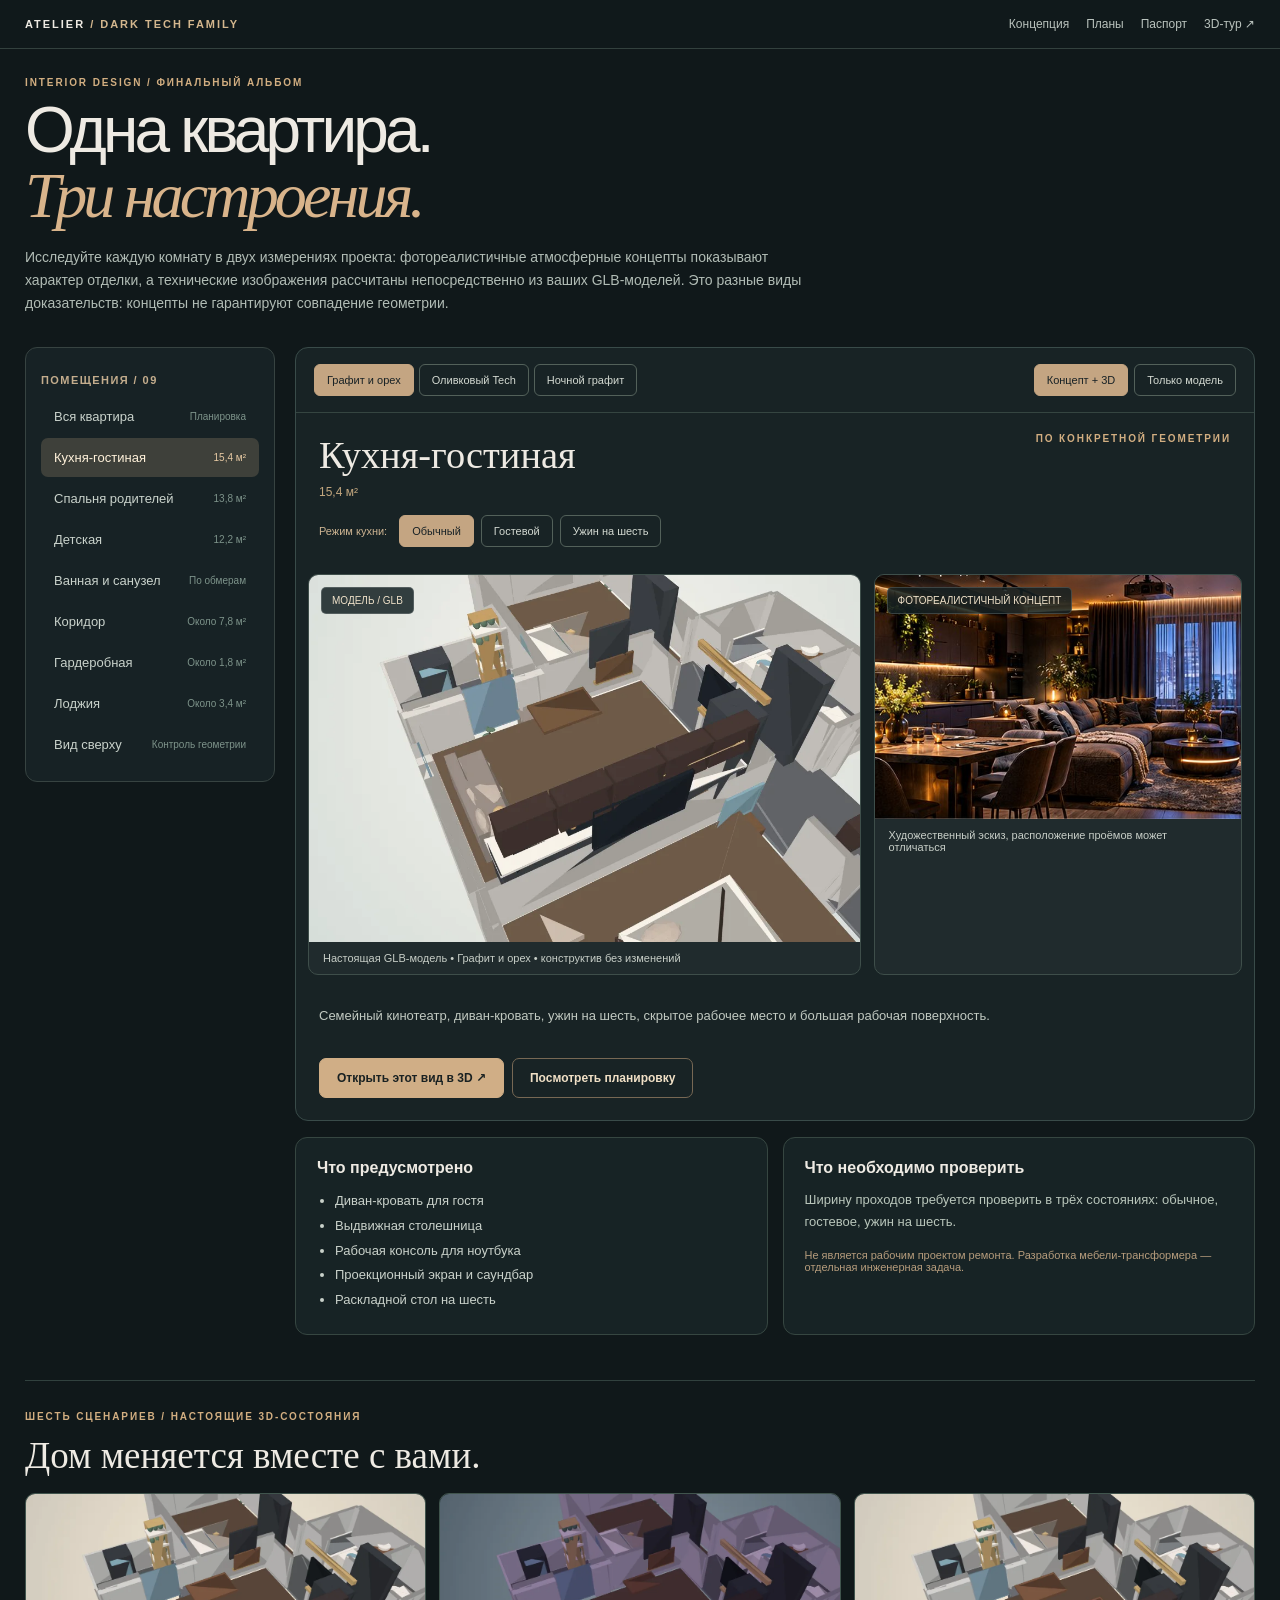
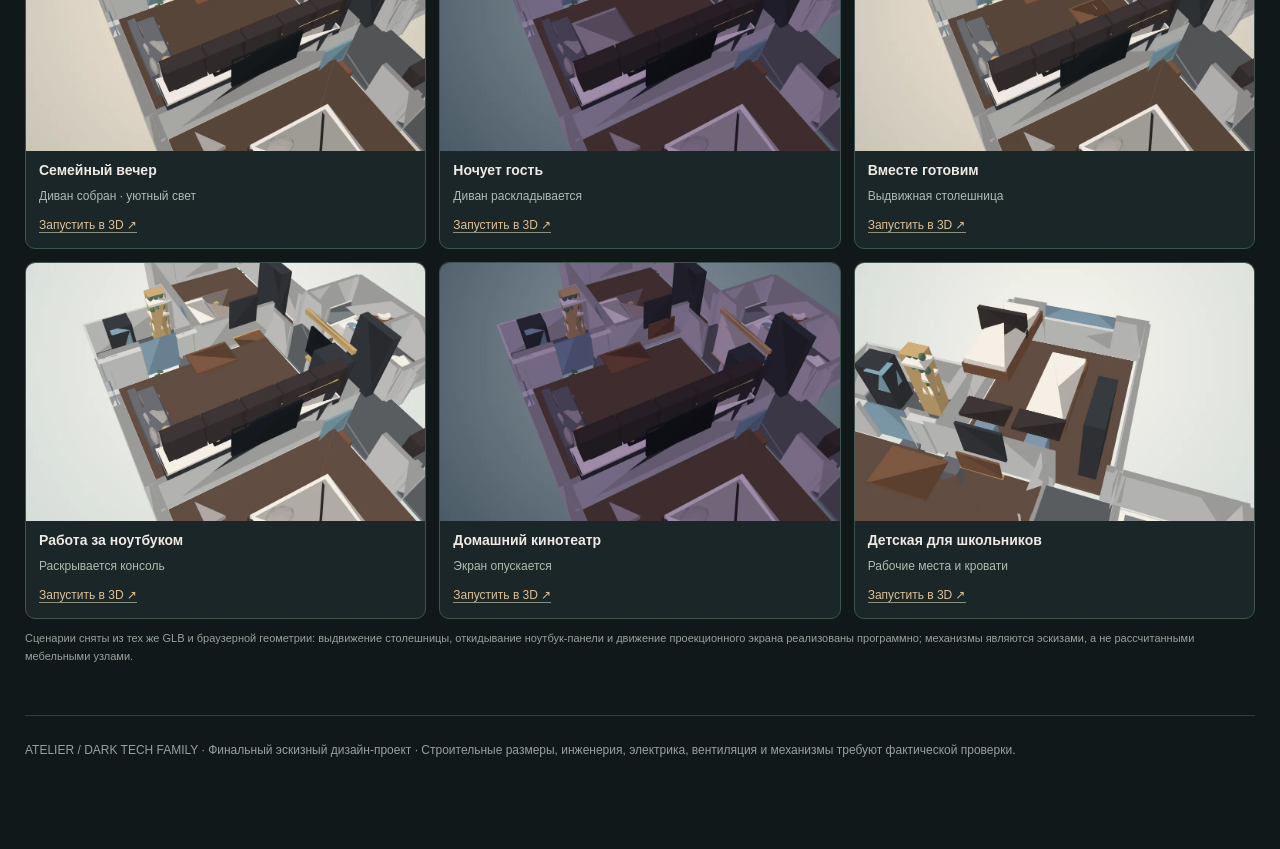
<file: rooms.html>
<!doctype html><html lang="ru"><head><meta charset="utf-8"><meta name="viewport" content="width=device-width,initial-scale=1"/><meta name="theme-color" content="#111a1d"><title>DARK TECH FAMILY — Альбом интерьера</title><link rel="icon" href="./assets/favicon.svg" type="image/svg+xml"/><style>
:root{font-family:Inter,Arial,system-ui,sans-serif;color:#eeeae3;background:#10181a;color-scheme:dark}*{box-sizing:border-box}body{margin:0}a{color:inherit;text-decoration:none}button,select{font:inherit}button{cursor:pointer}.nav{background:#10191b;border-bottom:1px solid #33413e;position:sticky;top:0;z-index:10}.navin{max-width:1500px;margin:auto;display:flex;gap:22px;align-items:center;justify-content:space-between;padding:17px 25px}.brand{letter-spacing:.18em;font-size:11px;font-weight:800}.brand em{color:#d4b78e;font-style:normal}.links{display:flex;gap:17px;font-size:12px;color:#b9c2bd}.links a:hover{color:#e9c8a3}.wrap{max-width:1500px;margin:auto;padding:28px 25px 65px}.eyebrow{letter-spacing:.19em;text-transform:uppercase;font-size:10px;font-weight:800;color:#d2ae81}h1{font-size:clamp(32px,5vw,70px);font-weight:500;letter-spacing:-.06em;line-height:1.02;margin:10px 0 17px}h1 em{font-family:Georgia,serif;font-weight:400;color:#d9b48b}.intro{color:#b1bcb5;line-height:1.65;max-width:780px;font-size:14px}.layout{display:grid;grid-template-columns:250px minmax(0,1fr);gap:20px;margin-top:32px}.left{border:1px solid #374341;border-radius:12px;background:#172225;padding:15px;align-self:start;position:sticky;top:83px}.left h3{font-size:11px;letter-spacing:.13em;color:#c4ad8d}.room-btn{border:0;border-radius:7px;padding:12px 13px;background:transparent;color:#c9d2cb;width:100%;display:flex;justify-content:space-between;align-items:center;font-size:13px;text-align:left;margin:2px 0}.room-btn span{font-size:10px;color:#7d938a}.room-btn:hover,.room-btn.selected{background:#3e403a;color:#fff1da}.room-btn.selected span{color:#e7c9a3}.content{min-width:0}.hero{background:#182325;border:1px solid #394b49;border-radius:13px;overflow:hidden}.toolbar{display:flex;gap:12px;align-items:center;justify-content:space-between;flex-wrap:wrap;padding:16px 18px;border-bottom:1px solid #354541}.group{display:flex;gap:5px;flex-wrap:wrap}.pill{border:1px solid #53615a;color:#d3d9d1;background:transparent;border-radius:6px;padding:9px 12px;font-size:11px}.pill.selected,.pill:hover{background:#c4a582;color:#172125;border-color:#c4a582}.mode{display:flex;gap:6px}.viewhead{padding:20px 23px 8px;display:flex;gap:20px;justify-content:space-between}.viewhead h2{margin:0;font:400 clamp(27px,3vw,39px) Georgia,serif}.viewhead p{color:#c3a77f;font-size:12px;margin:8px 0}.visualgrid{display:grid;grid-template-columns:minmax(0,1.2fr) minmax(0,.8fr);gap:13px;padding:12px}.shot{min-width:0;background:#202b2d;border:1px solid #3e4e4a;border-radius:10px;overflow:hidden;margin:0;position:relative}.shot img{width:100%;aspect-ratio:1.5;object-fit:cover;display:block}.shot figcaption{padding:10px 14px;font-size:11px;color:#c7cec7}.shot .tag{position:absolute;top:12px;left:12px;background:#132023d9;color:#eee0c8;border:1px solid #ffffff2a;border-radius:5px;padding:7px 10px;font-size:10px}.onlymodel{grid-template-columns:1fr}.onlymodel img{aspect-ratio:2/1}.desc{padding:5px 23px 19px;color:#c1c9c1;line-height:1.65;font-size:13px}.actions{padding:0 23px 22px;display:flex;gap:8px;flex-wrap:wrap}.cta{display:inline-flex;align-items:center;gap:9px;background:#d0ae86;border:1px solid #d0ae86;border-radius:7px;padding:12px 17px;color:#192122;font-weight:750;font-size:12px}.cta.ghost{background:transparent;color:#f0e0c6;border-color:#776854}.bottom{display:grid;grid-template-columns:1fr 1fr;gap:15px;margin-top:16px}.note{border:1px solid #364641;background:#172325;border-radius:12px;padding:21px}.note h3{margin:0 0 12px;font-size:16px;font-weight:600}.note ul{padding-left:18px;margin:0;color:#c9d1ca;font-size:13px;line-height:1.9}.note p{color:#b9c6bb;font-size:13px;line-height:1.7;margin:0}.scenario{margin-top:45px;border-top:1px solid #31413e;padding-top:30px}.cards{display:grid;grid-template-columns:repeat(3,1fr);gap:13px;margin-top:16px}.card{border:1px solid #40544d;background:#1a2628;border-radius:10px;overflow:hidden}.card img{width:100%;display:block;aspect-ratio:1.55;object-fit:cover}.card h3{font-size:14px;margin:11px 13px}.card p{font-size:12px;color:#afbbb1;margin:0 13px 15px}.card a{display:block;margin:0 13px 15px;border-bottom:1px solid #8a907e;width:max-content;font-size:12px;color:#dbc097}.fine{color:#93a59b;font-size:11px;line-height:1.6}.stage-row{padding:0 23px 15px;display:flex;gap:7px;flex-wrap:wrap}.stage-row span{font-size:11px;color:#cdb492;align-self:center;margin-right:5px}.footer{color:#92a49d;border-top:1px solid #2e403b;padding:27px 0;margin-top:50px;font-size:12px}
@media(max-width:980px){.layout{grid-template-columns:200px 1fr}.visualgrid{grid-template-columns:1fr}.shot img{aspect-ratio:1.6}.onlymodel img{aspect-ratio:1.6}.cards{grid-template-columns:repeat(2,1fr)}}@media(max-width:740px){.navin{padding:14px}.wrap{padding:24px 14px 55px}.layout{display:block}.left{position:static;margin-bottom:12px}.left #roomButtons{display:flex;overflow-x:auto;gap:6px}.room-btn{white-space:nowrap;width:auto;border:1px solid #344440}.room-btn span{display:none}.left h3{margin:0 0 10px}.links{gap:10px;font-size:10px}.viewhead{padding:17px}.visualgrid{padding:8px}.desc{padding:7px 17px 14px}.actions{padding:0 17px 18px}.bottom{grid-template-columns:1fr}.cards{grid-template-columns:1fr 1fr}.toolbar{gap:9px;padding:12px}.pill{padding:8px 10px}.stage-row{padding:4px 14px 15px}}@media(max-width:480px){.links a:nth-child(2){display:none}.cards{grid-template-columns:1fr}.shot img{aspect-ratio:1.38}}
</style></head><body><header class="nav"><div class="navin"><a class="brand" href="index.html">ATELIER <em>/ DARK TECH FAMILY</em></a><nav class="links"><a href="index.html">Концепция</a><a href="plans.html">Планы</a><a href="design-passport.html">Паспорт</a><a href="tour.html">3D-тур ↗</a></nav></div></header><main class="wrap"><div class="eyebrow">INTERIOR DESIGN / ФИНАЛЬНЫЙ АЛЬБОМ</div><h1>Одна квартира.<br><em>Три настроения.</em></h1><p class="intro">Исследуйте каждую комнату в двух измерениях проекта: фотореалистичные атмосферные концепты показывают характер отделки, а технические изображения рассчитаны непосредственно из ваших GLB-моделей. Это разные виды доказательств: концепты не гарантируют совпадение геометрии.</p><div class="layout"><aside class="left"><h3>ПОМЕЩЕНИЯ / 09</h3><div id="roomButtons"></div></aside><div class="content"><section class="hero"><div class="toolbar"><div id="styleButtons" class="group"></div><div id="modeButtons" class="mode"><button class="pill selected" data-mode="both">Концепт + 3D</button><button class="pill" data-mode="model">Только модель</button></div></div><div class="viewhead"><div><h2 id="roomTitle">Кухня-гостиная</h2><p id="area">15,4 м²</p></div><small class="eyebrow">ПО КОНКРЕТНОЙ ГЕОМЕТРИИ</small></div><div id="stageRow" class="stage-row"></div><div class="visualgrid" id="visualGrid"><figure class="shot"><img id="modelImg" src="" alt="3D-вид комнаты"/><span class="tag">МОДЕЛЬ / GLB</span><figcaption id="modelCaption"></figcaption></figure><figure class="shot" id="conceptFigure"><img id="conceptImg" src="" alt="Концепция помещения"/><span class="tag">ФОТОРЕАЛИСТИЧНЫЙ КОНЦЕПТ</span><figcaption>Художественный эскиз, расположение проёмов может отличаться</figcaption></figure></div><p class="desc" id="roomDesc"></p><div class="actions"><a class="cta" id="launchView" href="tour.html">Открыть этот вид в 3D ↗</a><a class="cta ghost" href="plans.html">Посмотреть планировку</a></div></section><div class="bottom"><article class="note"><h3>Что предусмотрено</h3><ul id="features"></ul></article><article class="note"><h3>Что необходимо проверить</h3><p id="verification"></p><div style="margin-top:15px;font-size:11px;color:#b69c7c">Не является рабочим проектом ремонта. Разработка мебели-трансформера — отдельная инженерная задача.</div></article></div></div></div><section class="scenario"><div class="eyebrow">ШЕСТЬ СЦЕНАРИЕВ / НАСТОЯЩИЕ 3D-СОСТОЯНИЯ</div><h2 style="font:400 37px Georgia,serif;margin:12px 0">Дом меняется вместе с вами.</h2><div id="sceneCards" class="cards"></div><p class="fine">Сценарии сняты из тех же GLB и браузерной геометрии: выдвижение столешницы, откидывание ноутбук-панели и движение проекционного экрана реализованы программно; механизмы являются эскизами, а не рассчитанными мебельными узлами.</p></section><footer class="footer">ATELIER / DARK TECH FAMILY · Финальный эскизный дизайн-проект · Строительные размеры, инженерия, электрика, вентиляция и механизмы требуют фактической проверки.</footer></main><script>
const DATA={"rooms": [{"id": "whole", "title": "Вся квартира", "area": "Планировка", "desc": "Все комнаты, существующие окна, стены и два входа в гардеробную.", "concept": null, "features": ["Обзор с разных сторон", "Скрытие мебели", "Сравнение палитр"], "state": "Модель точно воспроизводит принятую цифровую основу; недостающие размеры указаны как допущения."}, {"id": "kitchen", "title": "Кухня-гостиная", "area": "15,4 м²", "desc": "Семейный кинотеатр, диван-кровать, ужин на шесть, скрытое рабочее место и большая рабочая поверхность.", "concept": "living.jpg", "features": ["Диван-кровать для гостя", "Выдвижная столешница", "Рабочая консоль для ноутбука", "Проекционный экран и саундбар", "Раскладной стол на шесть"], "state": "Ширину проходов требуется проверить в трёх состояниях: обычное, гостевое, ужин на шесть."}, {"id": "living", "title": "Спальня родителей", "area": "13,8 м²", "desc": "Кровать 180×200, телевизор 65″, детская кроватка на первые годы, полноценный туалетный столик и лежанки двух собак.", "concept": "parents.jpg", "features": ["Кровать 180×200", "ТВ 65″", "Детская кроватка рядом", "Туалетный столик", "Две лежанки"], "state": "Два входа в гардеробную сохранены; реальную ширину второго проёма нужно измерить."}, {"id": "bedroom", "title": "Детская", "area": "12,2 м²", "desc": "Детская для мальчика и будущего второго ребёнка: сейчас просторная игровая, позднее две низкие кровати и школьная система.", "concept": "children.jpg", "features": ["Пространство для игр сейчас", "Две низкие кровати для малышей", "Позднее двухъярусная система", "Два рабочих места", "Темы: космос, природа, приключения"], "state": "Верхние ярусы не предназначены для маленьких детей; высота потолков не подтверждена."}, {"id": "bath", "title": "Ванная и санузел", "area": "По обмерам", "desc": "Ванна и душ для всей семьи, новая стиральная машина, возможная сушилка и открытый кошачий лоток в туалете.", "concept": "bathroom.jpg", "features": ["Ванна + душ", "Стиральная машина", "Возможная сушильная колонна", "Тёплый пол по техусловиям", "Постоянный доступ кошки к лотку"], "state": "Отдельный душ в уровне пола возможен только после проверки уклонов и конструкции перекрытия."}, {"id": "hall", "title": "Коридор", "area": "Около 7,8 м²", "desc": "Закрытая верхняя одежда, обувь, хозяйственное хранение и безопасный проход через квартиру.", "concept": null, "features": ["Шкаф для верхней одежды", "Хозяйственные секции", "Моющиеся покрытия", "Ночная подсветка", "Резерв управления умным домом"], "state": "Подход к гардеробной со стороны коридора должен оставаться свободным."}, {"id": "closet", "title": "Гардеробная", "area": "Около 1,8 м²", "desc": "Сквозная родительская гардеробная: вход из спальни и отдельный вход из коридора.", "concept": "wardrobe.jpg", "features": ["Два существующих входа", "Закрытые системы хранения", "Выдвижные секции", "Сдвижной мебельный фасад"], "state": "Нельзя путать движущийся фасад шкафа с дверным проёмом: оба входа остаются независимыми."}, {"id": "balcony", "title": "Лоджия", "area": "Около 3,4 м²", "desc": "Мастерская и мини-сад: FDM-печать, электроника и гидропоника — только после проверки инженерных условий.", "concept": "balcony.jpg", "features": ["Запираемый технический шкаф", "Рабочая поверхность для сборки", "Гидропоника для зелени", "Влагозащита и вентиляция", "Контроль электропитания"], "state": "Фотополимерный принтер намеренно не размещён: потребуются отдельная вытяжка, изоляция и условия обращения со смолой."}, {"id": "top", "title": "Вид сверху", "area": "Контроль геометрии", "desc": "Планировочная проверка без изменения стен и проёмов.", "concept": null, "features": ["Контуры помещений", "Окна и проёмы", "Мебель в масштабе"], "state": "Площадь комнат не заменяет полные обмерные размеры и инженерный проект."}], "styles": [{"id": "warm", "name": "Графит и орех", "palette": ["#222a2c", "#785743", "#b59c7d", "#d0c4b8"]}, {"id": "japandi", "name": "Оливковый Tech", "palette": ["#313c35", "#6d5947", "#9aaa83", "#ddd7c9"]}, {"id": "graphite", "name": "Ночной графит", "palette": ["#161b20", "#4d4e53", "#a58c66", "#d6ccc4"]}]};
const MAP={whole:'Вся квартира',kitchen:'Кухня-гостиная',living:'Спальня родителей',bedroom:'Детская',bath:'Ванная и санузел',hall:'Коридор',closet:'Гардеробная',balcony:'Лоджия',top:'Сверху'};
const SCENES=[['family','Семейный вечер','Диван собран · уютный свет'],['guest','Ночует гость','Диван раскладывается'],['cooking','Вместе готовим','Выдвижная столешница'],['work','Работа за ноутбуком','Раскрывается консоль'],['movie','Домашний кинотеатр','Экран опускается'],['school','Детская для школьников','Рабочие места и кровати']];
const Q=new URLSearchParams(location.search);let room=DATA.rooms.find(x=>x.id===Q.get('room'))?.id||'kitchen',style=DATA.styles.find(x=>x.id===Q.get('style'))?.id||'warm',mode='both',stage='now',scenario='daily';
const $=s=>document.querySelector(s);
function redraw(){const r=DATA.rooms.find(x=>x.id===room),s=DATA.styles.find(x=>x.id===style);
 $('#roomButtons').innerHTML=DATA.rooms.map(x=>`<button class="room-btn ${room===x.id?'selected':''}" data-room="${x.id}">${x.title}<span>${x.area}</span></button>`).join('');
 $('#styleButtons').innerHTML=DATA.styles.map(x=>`<button class="pill ${style===x.id?'selected':''}" data-style="${x.id}">${x.name}</button>`).join('');
 document.querySelectorAll('[data-mode]').forEach(b=>b.classList.toggle('selected',b.dataset.mode===mode));
 $('#roomTitle').textContent=r.title;$('#area').textContent=r.area;
 $('#roomDesc').textContent=r.desc;$('#features').innerHTML=r.features.map(x=>`<li>${x}</li>`).join('');$('#verification').textContent=r.state;
 const picture=$('#modelImg');picture.src=`./assets/model_views/${style}_${room}.webp`;picture.alt=`Контрольный 3D-ракурс: ${r.title}, ${s.name}`;$('#modelCaption').textContent=`Настоящая GLB-модель • ${s.name} • конструктив без изменений`;
 $('#conceptFigure').hidden=mode==='model'||!r.concept;
 $('#visualGrid').classList.toggle('onlymodel',mode==='model'||!r.concept);
 if(r.concept)$('#conceptImg').src=`./assets/concept/${r.concept}`;
 const url=new URLSearchParams({style,view:room,stage,scenario});$('#launchView').href=`./tour.html?${url}`;
 $('#stageRow').innerHTML=(room==='bedroom'?`<span>Возраст детской:</span>${[['now','Сейчас'],['two','Двое малышей'],['school','Школьники']].map(([id,label])=>`<button class="pill ${stage===id?'selected':''}" data-stage="${id}">${label}</button>`).join('')}`:room==='kitchen'?`<span>Режим кухни:</span>${[['daily','Обычный'],['guest','Гостевой'],['dinner','Ужин на шесть']].map(([id,label])=>`<button class="pill ${scenario===id?'selected':''}" data-scenario="${id}">${label}</button>`).join('')}`:'');
 // The thumbnails are initial-pose model snapshots. Non-default states link directly to dynamically loaded GLB.
 if((room==='bedroom'&&stage!=='now')||(room==='kitchen'&&scenario!=='daily'))$('#modelCaption').textContent+=' · снимок базового вида; выбранную фазу смотрите в 3D-туре';
 $('#sceneCards').innerHTML=SCENES.map(([id,name,desc])=>`<article class="card"><img loading="lazy" src="./assets/model_views/scene_${id}.webp" alt="${name}: кадр 3D-сцены"/><h3>${name}</h3><p>${desc}</p><a href="./tour.html?scene=${id}&style=${style}">Запустить в 3D ↗</a></article>`).join('');
 try{if(location.protocol!=='about:')history.replaceState(null,'',location.pathname+'?'+new URLSearchParams({room,style}));}catch(e){}
}
document.addEventListener('click',e=>{const b=e.target.closest('button');if(!b)return;if(b.dataset.room){room=b.dataset.room;stage='now';scenario='daily';redraw();}if(b.dataset.style){style=b.dataset.style;redraw();}if(b.dataset.mode){mode=b.dataset.mode;redraw();}if(b.dataset.stage){stage=b.dataset.stage;redraw();}if(b.dataset.scenario){scenario=b.dataset.scenario;redraw();}});redraw();
</script></body></html>
</file>
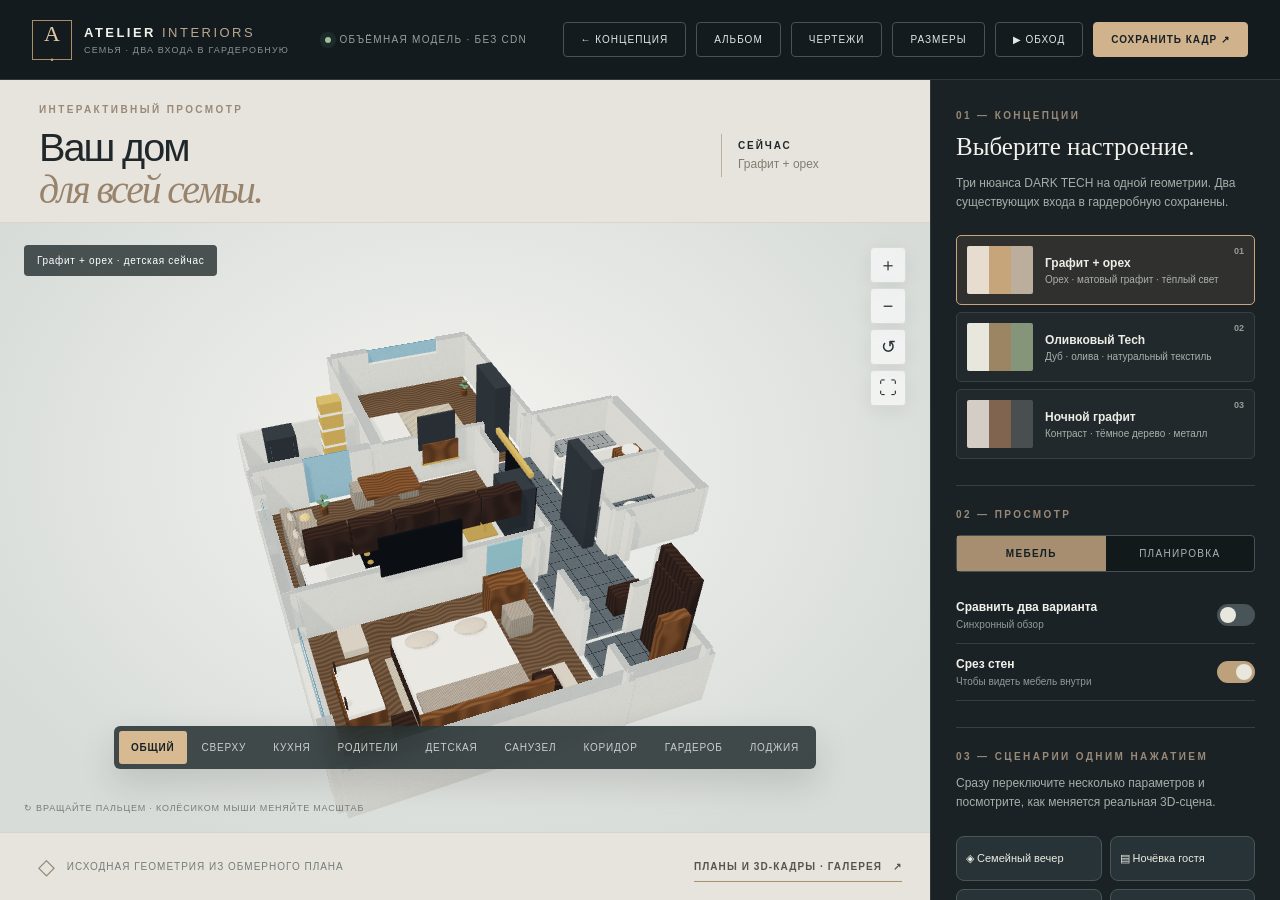
<file: tour.html>
<!doctype html>
<html lang="ru">
<head>
  <meta charset="UTF-8"/>
  <meta name="viewport" content="width=device-width,initial-scale=1,viewport-fit=cover"/>
  <meta name="theme-color" content="#141c21"/>
  <meta name="description" content="Интерактивная 3D-квартира: раздвижной диван-кровать, выдвижная поверхность кухни, откидная зона ноутбука, проектор и гардеробная."/>
  <title>DARK TECH FAMILY / Персональная 3D-модель</title>
  <link rel="icon" href="./assets/favicon.svg" type="image/svg+xml"/>
  <link rel="stylesheet" href="./tour.css"/>
</head>
<body>
  <div class="shell">
    <header class="masthead">
      <div class="wordmark"><span class="monogram">A<span>·</span></span><div><strong>ATELIER <em>INTERIORS</em></strong><small>СЕМЬЯ · ДВА ВХОДА В ГАРДЕРОБНУЮ</small></div></div>
      <div class="header-status"><span class="live-dot"></span><span>ОБЪЁМНАЯ МОДЕЛЬ · БЕЗ CDN</span></div>
      <div class="header-actions"><a href="./index.html" class="head-button" style="text-decoration:none">← КОНЦЕПЦИЯ</a><a href="./rooms.html" class="head-button" style="text-decoration:none">АЛЬБОМ</a><button id="openSource" class="head-button">ЧЕРТЕЖИ</button><button id="openMetrics" class="head-button">РАЗМЕРЫ</button><button id="guidedTour" class="head-button">▶ ОБХОД</button><button id="savePng" class="head-button primary">СОХРАНИТЬ КАДР ↗</button></div>
    </header>
    <div class="body-layout">
      <section class="stage">
        <div class="stage-top">
          <div><span class="eyebrow">ИНТЕРАКТИВНЫЙ ПРОСМОТР</span><h1>Ваш дом<br><em>для всей семьи.</em></h1></div>
          <div class="stage-badge"><b id="stageModeTitle">ИНТЕРЬЕР</b><span id="stageStyleTitle">Графит + орех</span></div>
        </div>
        <div class="model-wrap" id="modelWrap">
          <canvas id="mainCanvas" aria-label="Интерактивная трёхмерная модель квартиры. Проводите пальцем для вращения" ></canvas>
          <div class="compare-wrap" id="compareWrap" hidden><canvas id="compareCanvas" aria-label="Второй вариант квартиры для сравнения"></canvas></div>
          <div class="model-tag left-model-tag" id="leftModelTag">01 / Графит + орех</div>
          <div class="model-tag right-model-tag" id="rightModelTag" hidden>02 / Оливковый Tech</div><div class="scene-notice" id="sceneNotice" role="status" hidden></div>
          <div class="loading" id="loading"><div class="spinner"></div><span>ЧИТАЕМ ГЕОМЕТРИЮ GLB…</span></div>
          <div class="model-error" id="modelError" hidden><strong>Просмотрщик не удалось запустить</strong><p id="errorText"></p><a href="./assets/scene_warm_now.png">Открыть подготовленные виды модели</a></div>
          <div class="view-floating" aria-label="Виды камеры">
            <button data-view="whole" class="active">ОБЩИЙ</button>
            <button data-view="top">СВЕРХУ</button>
            <button data-view="kitchen">КУХНЯ</button>
            <button data-view="living">РОДИТЕЛИ</button>
            <button data-view="bedroom">ДЕТСКАЯ</button>
            <button data-view="bath">САНУЗЕЛ</button><button data-view="hall">КОРИДОР</button><button data-view="closet">ГАРДЕРОБ</button><button data-view="balcony">ЛОДЖИЯ</button>
          </div>
          <div class="canvas-controls"><button id="zoomIn" aria-label="Приблизить">＋</button><button id="zoomOut" aria-label="Отдалить">−</button><button id="resetView" aria-label="Вернуть общий ракурс">↺</button><button id="fullscreenBtn" aria-label="Развернуть просмотр на весь экран" title="На весь экран">⛶</button></div>
          <div class="canvas-caption">↻ ВРАЩАЙТЕ ПАЛЬЦЕМ · КОЛЁСИКОМ МЫШИ МЕНЯЙТЕ МАСШТАБ</div>
        </div>
        <div class="stage-bottom"><div><span class="fine-icon">◇</span> ИСХОДНАЯ ГЕОМЕТРИЯ ИЗ ОБМЕРНОГО ПЛАНА</div><button id="openGallery" class="gallery-button">ПЛАНЫ И 3D-КАДРЫ · ГАЛЕРЕЯ <span>↗</span></button></div>
      </section>
      <aside class="control-panel">
        <div class="panel-scroll">
          <div class="panel-kicker">01 — КОНЦЕПЦИИ</div><h2>Выберите настроение.</h2>
          <p class="panel-hint">Три нюанса DARK TECH на одной геометрии. Два существующих входа в гардеробную сохранены.</p>
          <div class="style-options" id="styles">
            <button class="style-option active" data-style="warm" aria-pressed="true"><span class="material-palette"><i style="background:#e6ddd0"></i><i style="background:#c6a57a"></i><i style="background:#bcae9d"></i></span><span><strong>Графит + орех</strong><small>Орех · матовый графит · тёплый свет</small></span><b>01</b></button>
            <button class="style-option" data-style="japandi" aria-pressed="false"><span class="material-palette"><i style="background:#e8e7de"></i><i style="background:#9c8562"></i><i style="background:#859579"></i></span><span><strong>Оливковый Tech</strong><small>Дуб · олива · натуральный текстиль</small></span><b>02</b></button>
            <button class="style-option" data-style="graphite" aria-pressed="false"><span class="material-palette"><i style="background:#d3cdc5"></i><i style="background:#806450"></i><i style="background:#494e50"></i></span><span><strong>Ночной графит</strong><small>Контраст · тёмное дерево · металл</small></span><b>03</b></button>
          </div>
          <div class="panel-divider"></div>
          <div class="panel-kicker">02 — ПРОСМОТР</div>
          <div class="mode-row" role="group" aria-label="Модель"><button id="modeInterior" class="active" aria-pressed="true">МЕБЕЛЬ</button><button id="modeShell" aria-pressed="false">ПЛАНИРОВКА</button></div>
          <div class="toggle-row"><div><b>Сравнить два варианта</b><small>Синхронный обзор</small></div><label class="switch"><input id="compareToggle" type="checkbox"><span></span></label></div>
          <div class="compare-select" id="compareSelect" hidden><label for="secondStyle">СТИЛЬ СПРАВА</label><select id="secondStyle"><option value="japandi">Оливковый Tech</option><option value="graphite">Ночной графит</option><option value="warm">Графит + орех</option></select></div>
          <div class="toggle-row"><div><b>Срез стен</b><small>Чтобы видеть мебель внутри</small></div><label class="switch"><input id="cutToggle" type="checkbox" checked><span></span></label></div>
          <div class="panel-divider"></div>
          <div class="panel-kicker">03 — СЦЕНАРИИ ОДНИМ НАЖАТИЕМ</div><p class="panel-hint">Сразу переключите несколько параметров и посмотрите, как меняется реальная 3D-сцена.</p><div class="quick-scene-grid" id="quickScenes"><button data-quick="family">◈ Семейный вечер</button><button data-quick="guest">▤ Ночёвка гостя</button><button data-quick="cooking">▣ Готовка</button><button data-quick="work">⌘ Ноутбук</button><button data-quick="movie">▶ Кино</button><button data-quick="school">✦ Двое школьников</button></div><div class="panel-divider"></div><div class="panel-kicker">03 — ЖИЗНЕННЫЕ СЦЕНАРИИ</div>
          <p class="panel-hint">Квартиру можно осмотреть с нынешней детской или будущими спальными и рабочими местами. Кухня переключается между тремя сценариями.</p>
          <div class="mode-row" role="group" aria-label="Возрастной этап детской"><button data-stage="now" class="active" aria-pressed="true">1 · СЕЙЧАС</button><button data-stage="two" aria-pressed="false">2 · ДВОЕ МАЛЫШЕЙ</button><button data-stage="school" aria-pressed="false">3 · ШКОЛЬНИКИ</button></div>
          <div class="mode-row" role="group" aria-label="Режим кухни-гостиной" style="margin-top:10px;display:flex;flex-wrap:wrap"><button data-scenario="daily" class="active" aria-pressed="true">КАЖДЫЙ ДЕНЬ</button><button data-scenario="guest" aria-pressed="false">ГОСТЬ НОЧУЕТ</button><button data-scenario="dinner" aria-pressed="false">УЖИН НА ШЕСТЬ</button></div>
          <div class="panel-divider"></div>
          <div class="panel-kicker">04 — МЕБЕЛЬ-ТРАНСФОРМЕР</div>
          <p class="panel-hint">Нажимайте действия: меняется сама геометрия мебели. Поверхность и консоль плавно выезжают или откидываются. Изменения видны с любой стороны.</p>
          <div class="mechanism-actions">
            <button id="sofaAction" type="button" aria-pressed="false">Разложить гостевой диван</button><button id="cinemaScene" type="button" aria-pressed="false">▶ Режим кинотеатра</button>
            <button data-mechanism="peninsula" type="button" aria-pressed="false">Выдвинуть поверхность</button>
            <button data-mechanism="laptop" type="button" aria-pressed="false">Открыть зону ноутбука</button>
            <button data-mechanism="screen" type="button" aria-pressed="false">Опустить экран проектора</button>
            <button data-mechanism="wardrobe" type="button" aria-pressed="false">Открыть секцию гардеробной</button>
          </div>
          <p class="mechanism-status" id="mechanismStatus" role="status">Открывайте и закрывайте мебель</p>
          <div class="panel-divider"></div>
          <div class="panel-kicker">05 — АТМОСФЕРА</div>
          <div class="light-choices"><button data-light="day" class="active" aria-pressed="true"><span class="sun-symbol">☼</span><b>День</b></button><button data-light="golden" aria-pressed="false"><span class="sun-symbol">◐</span><b>Закат</b></button><button data-light="evening" aria-pressed="false"><span class="sun-symbol">☾</span><b>Вечер</b></button></div>
          <div class="range-line"><label for="exposure">ЯРКОСТЬ</label><output id="exposureValue">100%</output></div><input type="range" id="exposure" min="65" max="140" value="100" step="5"/>
          <div class="panel-divider"></div>
          <div class="panel-kicker">06 — ПАСПОРТ ИНТЕРЬЕРА</div><div class="room-summary" id="selectedRoomCard" aria-live="polite"></div><div id="designSpec" class="design-spec"></div><a class="passport-link" href="./design-passport.html" target="_blank" rel="noopener">Открыть паспорт дизайн-проекта ↗</a>
          <div class="panel-divider"></div>
          <div class="precision"><strong>Важное замечание</strong><p>ДВА входа в гардеробную: из коридора и спальни. Их количество подтверждено владельцем; координаты и ширина второго проёма ориентировочные. Высота 2,72 м условная. Мебель-трансформер — геометрический эскиз: точные механизмы, рабочие зазоры, крепёж и безопасные фиксаторы пока не рассчитаны.</p><button id="openNotes">Смотреть допущения ↗</button></div>
          <a class="model-download" id="downloadGLB" href="./models/kvartira-warm-now-daily.glb" download>⬡ СКАЧАТЬ ТЕКУЩУЮ МОДЕЛЬ GLB <span>↗</span></a>
        </div>
      </aside>
    </div>
  </div>
  <dialog id="sourceDialog"><div class="dialog-head"><h3>Чертежи и проверка</h3><button data-close="sourceDialog">×</button></div><div class="dialog-body"><p>Второй план принят как источник размеров; первый — как источник части дверей. Уточнение собственника: в гардеробную два входа (коридор и спальня).</p><div class="source-images"><figure><img src="./assets/measurements.jpg" alt="Второй обмерный план"/><figcaption>02 / Обмерный чертёж</figcaption></figure><figure><img src="./assets/layout.jpg" alt="Первый план помещений"/><figcaption>01 / Исходный план</figcaption></figure></div><img class="evidence-img" src="./assets/verification.png" alt="Сверка геометрии и чертежа"/></div></dialog>
  <dialog id="galleryDialog"><div class="dialog-head"><h3>Ракурсы из настоящих GLB</h3><button data-close="galleryDialog">×</button></div><div class="dialog-body"><p>Исправленная планировка, спальня с гардеробной и контрольные 3D-кадры из персональной GLB-модели. Это технические эскизы, не фотографии и не рабочий проект.</p><div class="gallery-tabs" id="galleryStyles"><button class="active" data-g-style="warm">Графит + орех</button><button data-g-style="japandi">Оливковый Tech</button><button data-g-style="graphite">Ночной графит</button></div><div class="gallery-tabs gallery-filters" id="galleryFilters"><button class="active" data-filter="all">Все</button><button data-filter="general">Планы</button><button data-filter="inside">Ракурсы GLB</button></div><div class="gallery-grid" id="galleryGrid"></div></div></dialog>
  <dialog id="metricsDialog"><div class="dialog-head"><h3>Размеры и площади по обмерному плану</h3><button data-close="metricsDialog">×</button></div><div class="dialog-body"><p>Значения перенесены со второго обмерного изображения. Дизайнерская меблировка и высоты не являются исполнительными размерами.</p>
  <table class="measure-table"><thead><tr><th>Помещение</th><th>Размеры</th><th>Площадь</th></tr></thead><tbody>
  <tr><td>Детская</td><td>3,17 × 3,84 м</td><td>12,2 м²</td></tr>
  <tr><td>Кухня</td><td>4,54 × 3,47 м*</td><td>15,4 м²</td></tr>
  <tr><td>Спальня родителей</td><td>4,23 × 3,27 м</td><td>13,8 м²</td></tr>
  <tr><td>Прихожая / коридор</td><td>Составная форма</td><td>7,8 м²</td></tr>
  <tr><td>Ванная</td><td>≈1,73 × 2,03 м</td><td>≈3,5 м²</td></tr>
  <tr><td>Гардеробная (два входа)</td><td>1,17 × 1,51 м</td><td>1,8 м²</td></tr>
  </tbody></table><p><small>* На кухне конфигурация немного сложнее прямоугольника. Наружный контур и отдельные двери нуждаются в сверке с полным обмерным чертежом. Высота потолков 2,72 м — допущение.</small></p></div></dialog>
  <dialog id="notesDialog"><div class="dialog-head"><h3>Условные и непроверенные размеры</h3><button data-close="notesDialog">×</button></div><div class="dialog-body"><p>Эта модель — визуализация и рабочий макет, не исполнительный чертёж.</p><ul><li>Высота стен 2,72 м выбрана условно; высота в загруженных материалах не указана.</li><li>Некоторые дверные проёмы приблизительно сопоставлены по первому плану; их ширины необходимо обмерить.</li><li>Обмерное изображение обрезано справа; неоднозначный блок справа сверху не включён. Два входа в гардеробную подтверждены пользователем.</li><li>Расположение мебели, размеры сантехники, проходы, выключатели и инженерные сети требуют отдельной проверки перед ремонтом.</li><li>Свет и тени в этом автономном просмотрщике — приближённая визуализация, не расчёт освещённости.</li></ul></div></dialog>
  <script type="module" src="./tour.js"></script>
</body>
</html>
</file>
<file: tour.css>
:root{color-scheme:dark;--ink:#f2f1eb;--mute:#a9ada9;--soft:#c9cdc7;--edge:rgba(255,255,255,.13);--gold:#ceb28a;--bg:#121a1e;--panel:#1a2226;--panel2:#21292c}*{box-sizing:border-box}html,body{margin:0;min-height:100%;font-family:Inter,-apple-system,BlinkMacSystemFont,'Segoe UI',sans-serif;background:var(--bg);color:var(--ink)}button,input,select{font:inherit}button{cursor:pointer}button:focus-visible,input:focus-visible,select:focus-visible{outline:2px solid var(--gold);outline-offset:3px}button:disabled{opacity:.45;cursor:wait}.shell{min-height:100dvh;display:flex;flex-direction:column}.masthead{height:80px;padding:0 32px;display:flex;align-items:center;gap:28px;border-bottom:1px solid var(--edge);background:#131b1e;z-index:2}.wordmark{display:flex;align-items:center;gap:12px;min-width:250px}.monogram{height:40px;width:40px;border:1px solid #a88d67;display:grid;place-items:center;font-size:22px;font-family:Georgia,serif;color:#e4caa7}.monogram span{color:#d2aa78}.wordmark strong{display:block;font-weight:600;letter-spacing:.19em;font-size:13px}.wordmark em{font-weight:300;font-style:normal;color:#b9a891}.wordmark small{display:block;margin-top:5px;color:#8b9493;letter-spacing:.13em;font-size:9px}.header-status{display:flex;align-items:center;gap:9px;justify-content:center;flex:1;color:#96a19c;font-size:10px;letter-spacing:.13em}.live-dot{height:6px;width:6px;border-radius:50%;background:#9cbe9c;box-shadow:0 0 0 5px #9cbe9c15}.header-actions{display:flex;align-items:center;gap:10px}.head-button{border:1px solid #475157;color:#e2e6e4;background:transparent;border-radius:4px;font-size:10px;letter-spacing:.1em;padding:11px 17px}.head-button.primary{background:#d0b28d;border-color:#d0b28d;color:#182025;font-weight:700}.body-layout{display:grid;grid-template-columns:minmax(0,1fr) 350px;min-height:calc(100dvh - 80px)}.stage{min-width:0;display:flex;flex-direction:column;background:#e7e4dd;position:relative;color:#20272a}.stage-top{height:142px;display:flex;justify-content:space-between;align-items:center;padding:29px 39px 21px}.eyebrow,.panel-kicker{font-size:10px;letter-spacing:.24em;font-weight:700;color:#998976}.stage h1{font-size:clamp(25px,3.1vw,41px);font-weight:500;letter-spacing:-.052em;line-height:1.05;margin:10px 0 0}.stage h1 em{font-family:Georgia,serif;color:#98836c;font-weight:400}.stage-badge{border-left:1px solid #bdafa0;padding:6px 0 6px 16px;display:flex;flex-direction:column;gap:6px;min-width:170px}.stage-badge b{font-size:10px;letter-spacing:.19em}.stage-badge span{font-size:12px;color:#827d72}.model-wrap{min-height:470px;flex:1;position:relative;overflow:hidden;background:radial-gradient(ellipse at 49% 40%,#f5f4f0,#d7dcd9 80%);border-top:1px solid #d9d5cd;border-bottom:1px solid #d5d4ce}#mainCanvas,.compare-wrap canvas{display:block;width:100%;height:100%;touch-action:none;cursor:grab;outline:none}#mainCanvas:active,.compare-wrap canvas:active{cursor:grabbing}.compare-wrap{position:absolute;right:0;top:0;width:50%;height:100%;border-left:1px solid #bba58d;background:inherit}.model-wrap.comparing #mainCanvas{width:50%}.model-tag{position:absolute;top:22px;left:24px;background:#202b2bc9;color:#fff;border-radius:4px;padding:10px 13px;font-size:10px;letter-spacing:.07em;pointer-events:none;backdrop-filter:blur(8px)}.right-model-tag{left:auto;right:24px}.view-floating{position:absolute;bottom:63px;left:50%;transform:translateX(-50%);display:flex;gap:3px;max-width:calc(100% - 32px);overflow-x:auto;scrollbar-width:none;background:#202b2cd4;backdrop-filter:blur(16px);padding:5px;border-radius:6px;box-shadow:0 14px 35px #0002}.view-floating button{white-space:nowrap;border:0;border-radius:3px;padding:11px 12px;background:transparent;color:#c9cfcd;font-size:10px;letter-spacing:.08em}.view-floating button.active{background:#d7b992;color:#182126;font-weight:800}.canvas-controls{position:absolute;right:24px;top:24px;display:flex;flex-direction:column;gap:5px}.canvas-controls button{border:1px solid #d8dbd9;box-shadow:0 5px 20px #0001;background:#fff9;color:#293135;width:36px;height:36px;border-radius:4px;font-size:18px;line-height:1}.canvas-caption{position:absolute;bottom:19px;left:24px;font-size:9px;letter-spacing:.09em;color:#747d79;pointer-events:none}.stage-bottom{height:67px;padding:0 28px 0 38px;display:flex;align-items:center;justify-content:space-between;gap:12px;font-size:10px;letter-spacing:.1em;color:#747d78}.fine-icon{font-size:22px;vertical-align:middle;margin-right:7px;color:#938673}.gallery-button{border:0;border-bottom:1px solid #a89170;padding:9px 0;background:none;color:#57544e;font-weight:650;letter-spacing:.11em;font-size:10px}.gallery-button span{margin-left:7px}.control-panel{background:var(--panel);border-left:1px solid #30383b;min-height:0}.panel-scroll{padding:30px 25px 30px;overflow-y:auto;height:calc(100dvh - 80px)}.control-panel h2{font-family:Georgia,serif;font-weight:400;font-size:25px;line-height:1.15;margin:12px 0}.panel-hint{font-size:12px;color:var(--mute);line-height:1.6;margin-bottom:23px}.style-options{display:flex;flex-direction:column;gap:7px}.style-option{text-align:left;display:flex;align-items:center;gap:12px;width:100%;padding:10px;background:var(--panel2);border:1px solid #374143;border-radius:5px;color:#edece5}.style-option.active{border-color:#c8a67c;background:#30312e}.style-option>span:nth-child(2){flex:1}.style-option strong{display:block;font-size:12px;font-weight:650}.style-option small{display:block;color:#aab0aa;margin-top:4px;font-size:10px}.style-option>b{align-self:flex-start;font-size:9px;color:#959c98}.material-palette{display:flex;align-items:stretch;width:66px;height:48px;overflow:hidden;border-radius:2px;flex-shrink:0}.material-palette i{flex:1}.panel-divider{height:1px;background:#354044;margin:26px 0 23px}.mode-row{display:flex;background:#12191b;border:1px solid #465153;border-radius:4px;margin:15px 0}.mode-row button{flex:1;padding:12px 0;border:0;background:transparent;color:#acb4b0;font-size:10px;letter-spacing:.13em}.mode-row button.active{background:#a78e70;color:#142024;font-weight:800}.toggle-row{display:flex;align-items:center;justify-content:space-between;gap:8px;padding:13px 0;border-bottom:1px solid #333e41}.toggle-row b{display:block;font-size:12px;font-weight:550}.toggle-row small{display:block;color:#8e9a98;margin-top:5px;font-size:10px}.switch{position:relative;display:block;width:38px;height:22px;flex:none}.switch input{opacity:0;width:100%;height:100%;position:absolute;margin:0;z-index:2;cursor:pointer}.switch span{display:block;background:#485457;border-radius:22px;width:100%;height:100%;transition:.15s}.switch span::after{content:'';position:absolute;top:3px;left:3px;background:#e7e7dd;width:16px;height:16px;border-radius:50%;transition:.15s}.switch input:checked+span{background:#bda07c}.switch input:checked+span::after{transform:translateX(16px)}.compare-select{padding:13px 0}.compare-select label,.range-line{font-size:10px;letter-spacing:.1em;color:#a8b1ad}.compare-select select{width:100%;background:#273134;border:1px solid #485455;border-radius:3px;padding:9px 10px;color:#f4f1e8;margin-top:9px}.light-choices{display:flex;gap:7px;margin-top:15px}.light-choices button{display:flex;flex:1;flex-direction:column;align-items:center;gap:7px;background:#273034;border:1px solid #485154;color:#b5beba;border-radius:4px;padding:12px 5px 9px}.light-choices button.active{border-color:#c5aa85;color:#f2e4d0}.light-choices b{font-size:10px;font-weight:550}.sun-symbol{font-size:22px}.range-line{display:flex;justify-content:space-between;margin:20px 0 10px}input[type=range]{width:100%;accent-color:#cba778}.precision{background:#252e30;padding:16px 17px;border:1px solid #3c4749;border-left:2px solid #c0a37c;border-radius:3px}.precision strong{font-size:12px}.precision p{line-height:1.6;color:#aab3b0;font-size:11px}.precision button{border:0;padding:3px 0;background:none;color:#d0b590;font-size:11px}.model-download{display:flex;justify-content:space-between;gap:5px;margin-top:24px;padding:14px 5px;color:#d9b994;text-decoration:none;border-top:1px solid #48514d;border-bottom:1px solid #48514d;font-size:10px;letter-spacing:.08em}.loading,.model-error{position:absolute;inset:0;z-index:4;display:flex;flex-direction:column;align-items:center;justify-content:center;gap:16px;background:#dfe4e0ec;text-align:center;font-size:11px;letter-spacing:.1em;color:#41504e}.spinner{height:35px;width:35px;border:2px solid #c4b2a0;border-top-color:#4e5b57;border-radius:50%;animation:spin 1s linear infinite}@keyframes spin{to{transform:rotate(360deg)}}.model-error{padding:25px;letter-spacing:normal}.model-error strong{font-size:18px}.model-error a{color:#725b3e}.model-error p{max-width:430px;line-height:1.5}[hidden]{display:none!important}dialog{border:1px solid #5a665f;color:#ebede7;background:#20292c;border-radius:8px;padding:0;width:min(940px,96vw);max-height:87vh;box-shadow:0 50px 150px #0009}dialog::backdrop{background:#0b1718cb;backdrop-filter:blur(5px)}.dialog-head{position:sticky;top:0;z-index:2;background:#20292c;display:flex;justify-content:space-between;align-items:center;padding:19px 26px;border-bottom:1px solid #444e4b}.dialog-head h3{margin:0;font:normal 24px Georgia,serif}.dialog-head button{border:1px solid #58615e;background:transparent;color:#fff;border-radius:50%;font-size:24px;width:34px;height:34px}.dialog-body{padding:20px 26px 28px;overflow-y:auto;max-height:calc(87vh - 76px);line-height:1.6;color:#c6cec9;font-size:13px}.dialog-body li{margin:12px 0}.source-images{display:grid;grid-template-columns:1fr 1fr;gap:15px}.source-images figure{margin:0}.source-images img{width:100%;height:360px;object-fit:contain;background:#fff}.source-images figcaption{font-size:11px;padding:6px 0;color:#a5b0aa}.evidence-img{display:block;width:100%;margin-top:18px}.gallery-tabs{display:flex;gap:6px;flex-wrap:wrap;margin:17px 0}.gallery-tabs button{border:1px solid #5b645e;color:#e0e5df;background:transparent;padding:9px 16px;border-radius:4px}.gallery-tabs button.active{background:#c1a582;color:#132024}.gallery-grid{display:grid;grid-template-columns:1fr 1fr;gap:14px}.gallery-grid figure{margin:0;background:#2a3336;padding:8px}.gallery-grid img{width:100%;aspect-ratio:1.45;object-fit:contain;background:#e5e5e0}.gallery-grid figcaption{font-size:11px;padding:8px;color:#c5cbc5}@media(max-width:1100px){.body-layout{grid-template-columns:minmax(0,1fr) 305px}.panel-scroll{padding:22px 17px}.stage-top{padding:24px}.stage-bottom{padding:0 24px}.masthead{padding:0 20px}.header-status{display:none}}@media(max-width:790px){.masthead{height:66px;padding:0 14px}.wordmark{min-width:0}.wordmark strong{font-size:11px}.wordmark small{font-size:8px}.monogram{height:33px;width:33px}.header-actions{margin-left:auto}.head-button{padding:9px;font-size:9px}.body-layout{display:flex;flex-direction:column}.stage-top{height:115px;padding:17px 21px}.stage h1{font-size:28px}.stage-badge{min-width:0}.stage-badge span{font-size:10px}.model-wrap{min-height:390px;height:55svh;flex:none}.view-floating{bottom:49px;max-width:calc(100% - 16px);left:8px;transform:none}.view-floating button{padding:10px 9px;font-size:9px}.canvas-controls{top:12px;right:12px}.model-tag{top:12px;left:12px;font-size:9px;padding:8px}.right-model-tag{left:auto;right:12px;top:56px}.canvas-caption{left:14px;bottom:12px;font-size:8px}.stage-bottom{height:53px;padding:0 17px;font-size:9px}.panel-scroll{height:auto;overflow:visible;padding:25px 23px}.control-panel h2{font-size:24px}.style-options{display:grid;grid-template-columns:repeat(3,1fr)}.style-option{display:block;padding:7px}.style-option span:nth-child(2){display:block;padding:9px 1px}.style-option .material-palette{width:100%;height:30px}.style-option strong{font-size:10px}.style-option small{font-size:9px}.style-option>b{display:none}}@media(max-width:490px){.style-options{display:flex;flex-direction:column}.style-option{display:flex;padding:9px}.style-option .material-palette{width:64px;height:43px}.style-option span:nth-child(2){padding:0}.stage-badge{display:none}.model-wrap{min-height:370px}.gallery-grid,.source-images{grid-template-columns:1fr}.stage-bottom>div{max-width:55%;line-height:1.4}}

/* v4 – fixed, eye-level camera presets. */
.walk-choices{display:grid;grid-template-columns:repeat(3,1fr);gap:7px;margin-top:10px}
.walk-choices button{background:#283336;color:#ecece5;border:1px solid #53605a;border-radius:5px;padding:12px 3px;font-size:11px;font-weight:600;cursor:pointer}
.walk-choices button:hover{border-color:#d9ba90;background:#344242}
.walk-choices button.active{background:#b69b77;color:#162124;border-color:#d0b48e}

.measure-table{border-collapse:collapse;width:100%;font-size:13px;margin:13px 0 18px;color:#e1e6e0}.measure-table th,.measure-table td{text-align:left;border-bottom:1px solid #465452;padding:10px 9px}.measure-table th{color:#c9b28d;letter-spacing:.08em;font-size:11px;text-transform:uppercase}.measure-table td:last-child{font-weight:700;white-space:nowrap}@media(max-width:490px){.head-button{padding:8px 5px;font-size:8px}.measure-table{font-size:11px}.measure-table th,.measure-table td{padding:9px 3px}}

/* FINAL V7 */
.room-summary{margin:14px 0 11px;padding:15px;border-radius:6px;background:#2b3737;border:1px solid #4a5853;display:flex;flex-direction:column;gap:5px}.room-summary strong{font-family:Georgia,serif;font-weight:400;font-size:19px}.room-summary span{font-size:11px;color:#d6b991}.room-summary p,.design-spec p{font-size:11px;line-height:1.55;color:#b8c1bb;margin:4px 0 0}.design-spec{padding:6px 2px 9px;display:flex;flex-direction:column;gap:7px}.design-spec b{font-size:12px;font-weight:600}.design-spec span{font-size:11px;color:#e1c399;line-height:1.5}.passport-link{display:block;font-size:11px;line-height:1.5;color:#d8b98e;text-decoration:none;border-bottom:1px solid #6b6357;width:max-content;max-width:100%;padding:8px 0}.gallery-filters{margin-top:0}.gallery-filters button{font-size:11px;padding:8px 12px}.gallery-grid img{aspect-ratio:1.43;object-fit:cover}.model-wrap:fullscreen{background:radial-gradient(ellipse at center,#edf0e9,#c8d4cf 90%)}.model-wrap:fullscreen .canvas-caption{color:#53605a}@media(max-width:790px){.model-wrap:fullscreen{height:100svh;width:100vw}.view-floating{z-index:2}.canvas-controls{z-index:3}.stage-bottom{letter-spacing:0}}

/* v6 physical furniture mechanisms */
.mechanism-actions{display:grid;grid-template-columns:1fr;gap:8px;margin-top:12px}.mechanism-actions button{width:100%;color:#e3e8e3;text-align:left;background:#263239;border:1px solid #475357;border-radius:8px;padding:13px 14px;font-size:12px;line-height:1.4;transition:background .2s, border-color .2s, transform .15s}.mechanism-actions button:hover{border-color:#bf9d70;background:#303c40}.mechanism-actions button.active,.mechanism-actions button[aria-pressed="true"]{background:#4a4032;border-color:#d0b389;color:#ffe4bd}.mechanism-actions button:disabled{opacity:.4;cursor:not-allowed}.mechanism-status{font-size:11px;color:#b6bdb9;background:#202b30;border-left:2px solid #bb9f7b;padding:10px 12px;line-height:1.5}.scene-notice{position:absolute;z-index:6;left:50%;top:80px;transform:translateX(-50%);width:min(470px,85%);background:#1d2a2ce8;color:#fff7e5;padding:13px 17px;border-radius:8px;text-align:center;font-size:12px;box-shadow:0 7px 25px #0003}@media(max-width:650px){.mechanism-actions{grid-template-columns:1fr 1fr}.mechanism-actions button{font-size:11px;padding:11px 9px}.scene-notice{top:52px}}

/* v7 / Quick multi-parameter scenarios */
.quick-scene-grid{display:grid;grid-template-columns:repeat(2,minmax(0,1fr));gap:8px;margin:13px 0 18px}.quick-scene-grid button{background:#273337;border:1px solid #475757;color:#edece3;border-radius:8px;padding:11px 9px;text-align:left;font-size:11px;min-height:45px}.quick-scene-grid button:hover,.quick-scene-grid button[aria-pressed="true"]{background:#514536;color:#f7dfbd;border-color:#d4b389}@media(max-width:650px){.quick-scene-grid button{font-size:10px;min-height:42px}}
</file>
